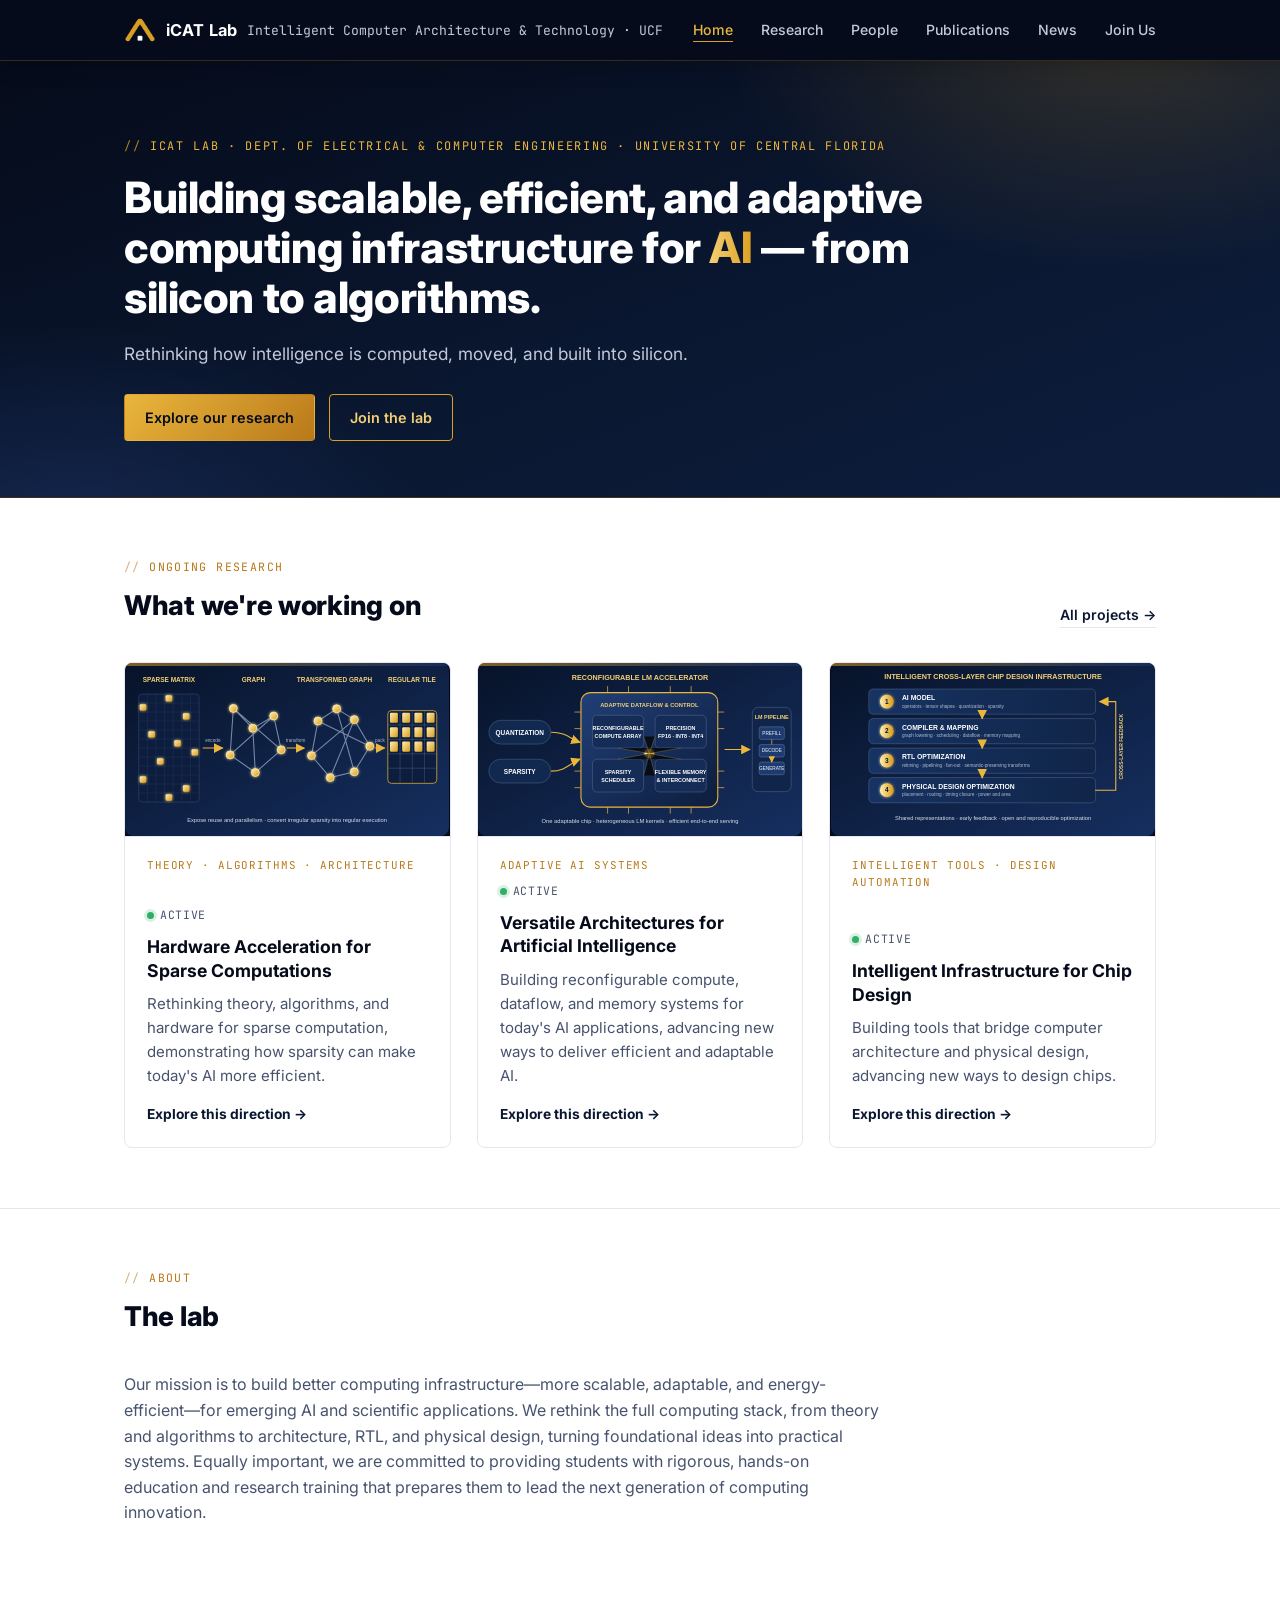
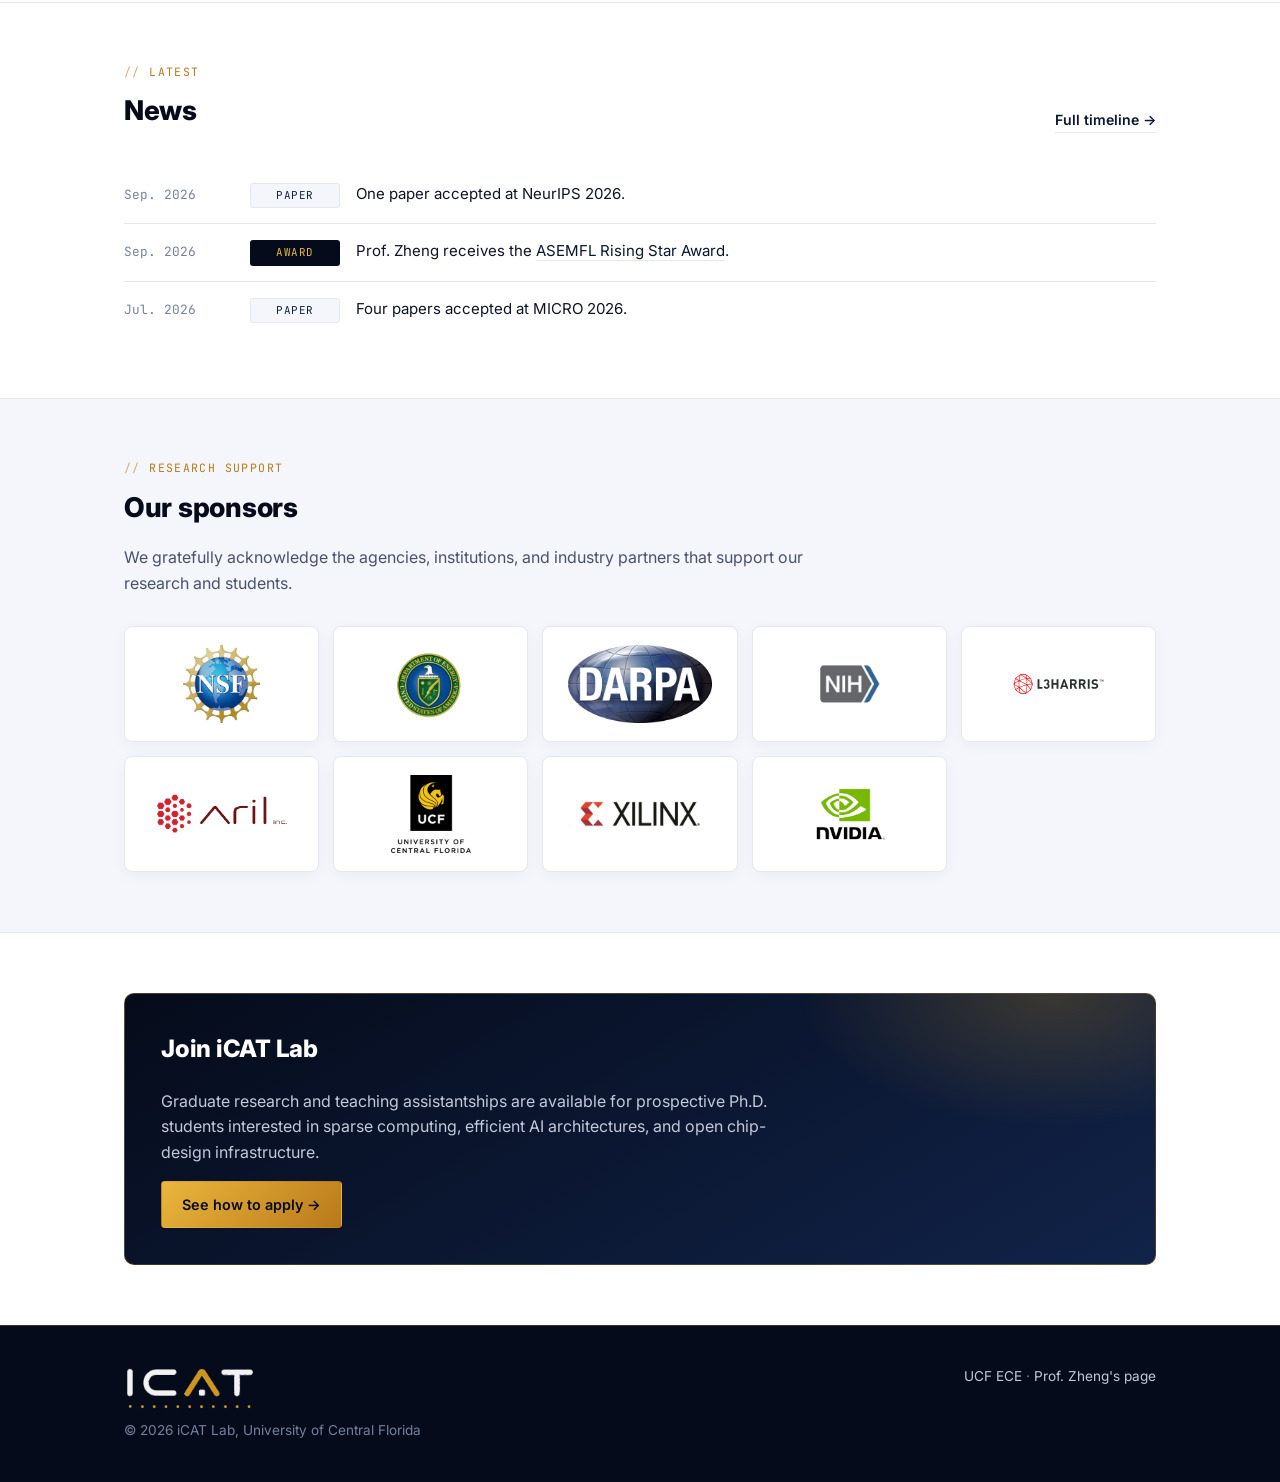
<file: index.html>
<!DOCTYPE html>
<html lang="en">
<head>
<meta charset="UTF-8">
<meta name="viewport" content="width=device-width, initial-scale=1">
<!-- Google tag (gtag.js) -->
<script async src="https://www.googletagmanager.com/gtag/js?id=G-2GM98HQ2EP"></script>
<script>
  window.dataLayer = window.dataLayer || [];
  function gtag(){dataLayer.push(arguments);}
  gtag('js', new Date());
  gtag('config', 'G-2GM98HQ2EP');
</script>
<title>iCAT Lab — Intelligent Computer Architecture &amp; Technology, UCF</title>
<meta name="description" content="The iCAT Lab at the University of Central Florida, directed by Prof. Hao Zheng, builds scalable, efficient, and adaptive computing infrastructure for AI — from silicon to algorithms.">
<link rel="preconnect" href="https://fonts.googleapis.com">
<link rel="preconnect" href="https://fonts.gstatic.com" crossorigin>
<link href="https://fonts.googleapis.com/css2?family=Inter:wght@400;500;600;700;800&family=JetBrains+Mono:wght@400;500;600&display=swap" rel="stylesheet">
<link rel="stylesheet" href="css/style.css">
<link rel="icon" type="image/png" sizes="32x32" href="images/favicon-32.png">
<link rel="icon" type="image/png" sizes="16x16" href="images/favicon-16.png">
<link rel="apple-touch-icon" sizes="180x180" href="images/favicon-180.png">
</head>
<body>

<header class="site-header">
  <div class="nav-wrap">
    <a class="brand" href="index.html"><img class="logo-mark" src="images/icat-icon-ondark.png" alt="iCAT Lab logo"> iCAT Lab <span class="full">Intelligent Computer Architecture &amp; Technology · UCF</span></a>
    <nav class="primary-nav">
      <ul>
        <li><a href="index.html" class="active">Home</a></li>
        <li><a href="research.html">Research</a></li>
        <li><a href="people.html">People</a></li>
        <li><a href="publications.html">Publications</a></li>
        <li><a href="news.html">News</a></li>
        <li><a href="join.html">Join Us</a></li>
      </ul>
    </nav>
  </div>
</header>

<main>

  <section class="hero home-hero">
    <div class="rising-stars" aria-hidden="true">
      <span></span><span></span><span></span><span></span><span></span><span></span>
      <span></span><span></span><span></span><span></span><span></span><span></span>
    </div>
    <div class="container">
      <p class="eyebrow">iCAT Lab &middot; Dept. of Electrical &amp; Computer Engineering &middot; University of Central Florida</p>
      <h1>Building scalable, efficient, and adaptive computing infrastructure for <span class="accent">AI</span> — from silicon to algorithms.</h1>
      <p class="lede">Rethinking how intelligence is computed, moved, and built into silicon.</p>
      <div class="actions">
        <a class="btn primary" href="research.html">Explore our research</a>
        <a class="btn" href="join.html">Join the lab</a>
      </div>
    </div>
  </section>

  <section id="research-teaser">
    <div class="container">
      <div class="section-head">
        <div>
          <p class="kicker">Ongoing research</p>
          <h2>What we're working on</h2>
        </div>
        <a class="more" href="research.html">All projects &rarr;</a>
      </div>
      <div class="card-grid research-card-grid">

        <div class="card">
          <div class="thumb research-card-figure"><img src="images/sparse-computing.svg" alt="Sparse matrix transformed into a graph and mapped to a parallel accelerator"></div>
          <div class="body">
            <p class="tag">Theory · Algorithms · Architecture</p>
            <div class="status"><span class="dot"></span>Active</div>
            <h3>Hardware Acceleration for Sparse Computations</h3>
            <p>Rethinking theory, algorithms, and hardware for sparse computation, demonstrating how sparsity can make today's AI more efficient.</p>
            <a class="readmore" href="research.html#sparse-computing">Explore this direction</a>
          </div>
        </div>

        <div class="card">
          <div class="thumb research-card-figure"><img src="images/llm-architecture.svg" alt="A reconfigurable architecture serving language, vision, graph, and action-model kernels"></div>
          <div class="body">
            <p class="tag">Adaptive AI Systems</p>
            <div class="status"><span class="dot"></span>Active</div>
            <h3>Versatile Architectures for Artificial Intelligence</h3>
            <p>Building reconfigurable compute, dataflow, and memory systems for today's AI applications, advancing new ways to deliver efficient and adaptable AI.</p>
            <a class="readmore" href="research.html#llm-architecture">Explore this direction</a>
          </div>
        </div>

        <div class="card">
          <div class="thumb research-card-figure"><img src="images/open-chip-infrastructure.svg" alt="Intelligent chip-design infrastructure connecting architecture intent, an RTL compiler, PPA prediction, and physical design feedback"></div>
          <div class="body">
            <p class="tag">Intelligent Tools · Design Automation</p>
            <div class="status"><span class="dot"></span>Active</div>
            <h3>Intelligent Infrastructure for Chip Design</h3>
            <p>Building tools that bridge computer architecture and physical design, advancing new ways to design chips.</p>
            <a class="readmore" href="research.html#open-chip-infrastructure">Explore this direction</a>
          </div>
        </div>

      </div>
    </div>
  </section>

  <section id="about">
    <div class="container">
      <div class="section-head">
        <div>
          <p class="kicker">About</p>
          <h2>The lab</h2>
        </div>
      </div>
      <p style="max-width:760px; color:var(--slate-700);">Our mission is to build better computing infrastructure—more scalable, adaptable, and energy-efficient—for emerging AI and scientific applications. We rethink the full computing stack, from theory and algorithms to architecture, RTL, and physical design, turning foundational ideas into practical systems. Equally important, we are committed to providing students with rigorous, hands-on education and research training that prepares them to lead the next generation of computing innovation.</p>
    </div>
  </section>

  <section id="news-teaser">
    <div class="container">
      <div class="section-head">
        <div>
          <p class="kicker">Latest</p>
          <h2>News</h2>
        </div>
        <a class="more" href="news.html">Full timeline &rarr;</a>
      </div>
      <ul class="news-list">
        <li><span class="date">Sep. 2026</span><span class="kind">Paper</span><span>One paper accepted at NeurIPS 2026.</span></li>
        <li><span class="date">Sep. 2026</span><span class="kind award">Award</span><span>Prof. Zheng receives the <a href="https://www.asemfl.org/">ASEMFL Rising Star Award</a>.</span></li>
        <li><span class="date">Jul. 2026</span><span class="kind">Paper</span><span>Four papers accepted at MICRO 2026.</span></li>
      </ul>
    </div>
  </section>

  <section id="sponsors" class="sponsors-section">
    <div class="container">
      <div class="section-head">
        <div>
          <p class="kicker">Research Support</p>
          <h2>Our sponsors</h2>
        </div>
      </div>
      <p class="sponsors-intro">We gratefully acknowledge the agencies, institutions, and industry partners that support our research and students.</p>
      <div class="sponsor-grid" aria-label="Research sponsors">
        <div class="sponsor-logo"><img src="images/sponsors/nsf.png" alt="National Science Foundation" loading="lazy"></div>
        <div class="sponsor-logo"><img src="images/sponsors/doe.png" alt="U.S. Department of Energy" loading="lazy"></div>
        <div class="sponsor-logo"><img src="images/sponsors/darpa.png" alt="DARPA" loading="lazy"></div>
        <div class="sponsor-logo"><img src="images/sponsors/nih.png" alt="National Institutes of Health" loading="lazy"></div>
        <div class="sponsor-logo"><img src="images/sponsors/l3harris.svg" alt="L3Harris" loading="lazy"></div>
        <div class="sponsor-logo"><img src="images/sponsors/arilinc.png" alt="AriLinc" loading="lazy"></div>
        <div class="sponsor-logo"><img src="images/sponsors/ucf.png" alt="University of Central Florida" loading="lazy"></div>
        <div class="sponsor-logo"><img src="images/sponsors/xilinx.jpg" alt="Xilinx" loading="lazy"></div>
        <div class="sponsor-logo"><img src="images/sponsors/nvidia.png" alt="NVIDIA" loading="lazy"></div>
      </div>
    </div>
  </section>

  <section id="join">
    <div class="container">
      <div class="callout">
        <h2>Join iCAT Lab</h2>
        <p style="max-width:640px;">Graduate research and teaching assistantships are available for prospective Ph.D. students interested in sparse computing, efficient AI architectures, and open chip-design infrastructure.</p>
        <a class="btn primary" href="join.html">See how to apply &rarr;</a>
      </div>
    </div>
  </section>

</main>

<footer class="site-footer">
  <div class="container footer-inner">
    <div>
      <img class="footer-logo" src="images/icat-mark-ondark.png" alt="iCAT Lab logo">
      <div>&copy; 2026 iCAT Lab, University of Central Florida</div>
    </div>
    <div>
      <a href="https://www.ece.ucf.edu/">UCF ECE</a> &middot;
      <a href="http://haozheng.us/">Prof. Zheng's page</a>
    </div>
  </div>
</footer>

</body>
</html>
</file>
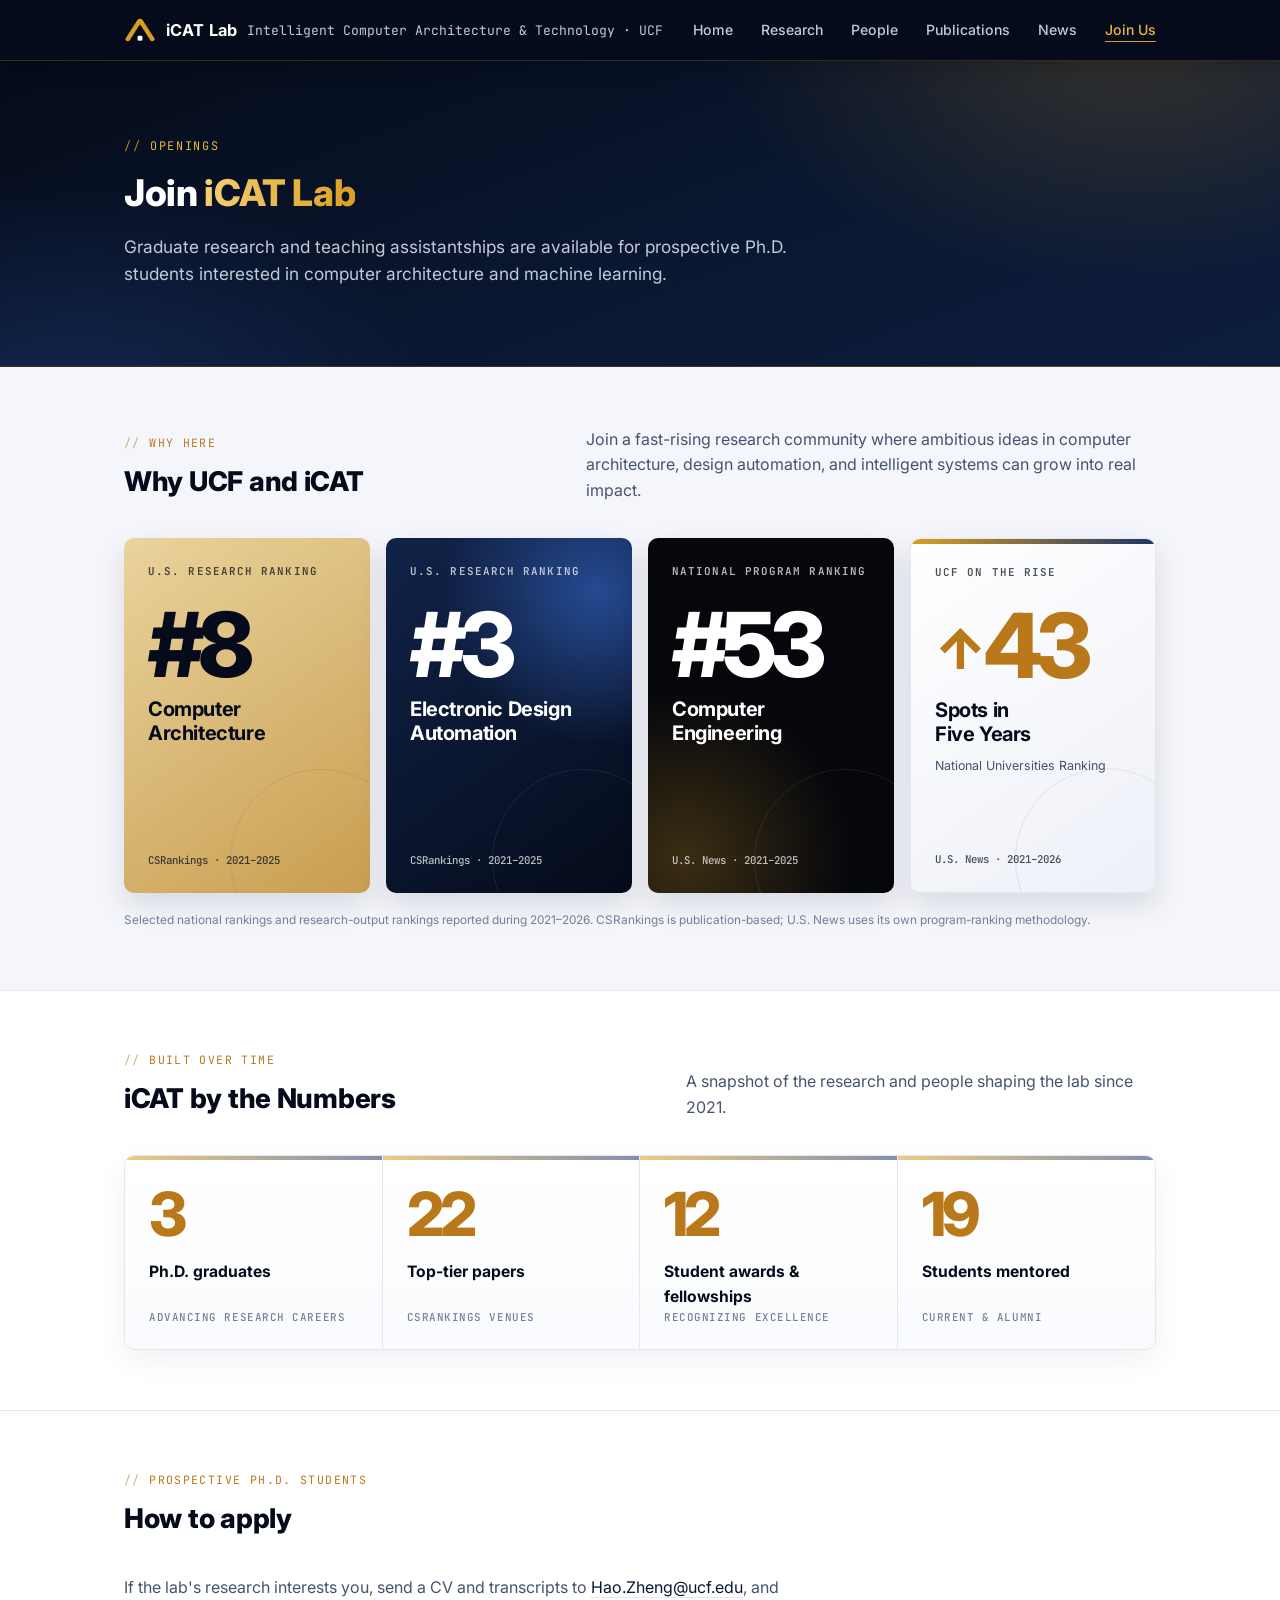
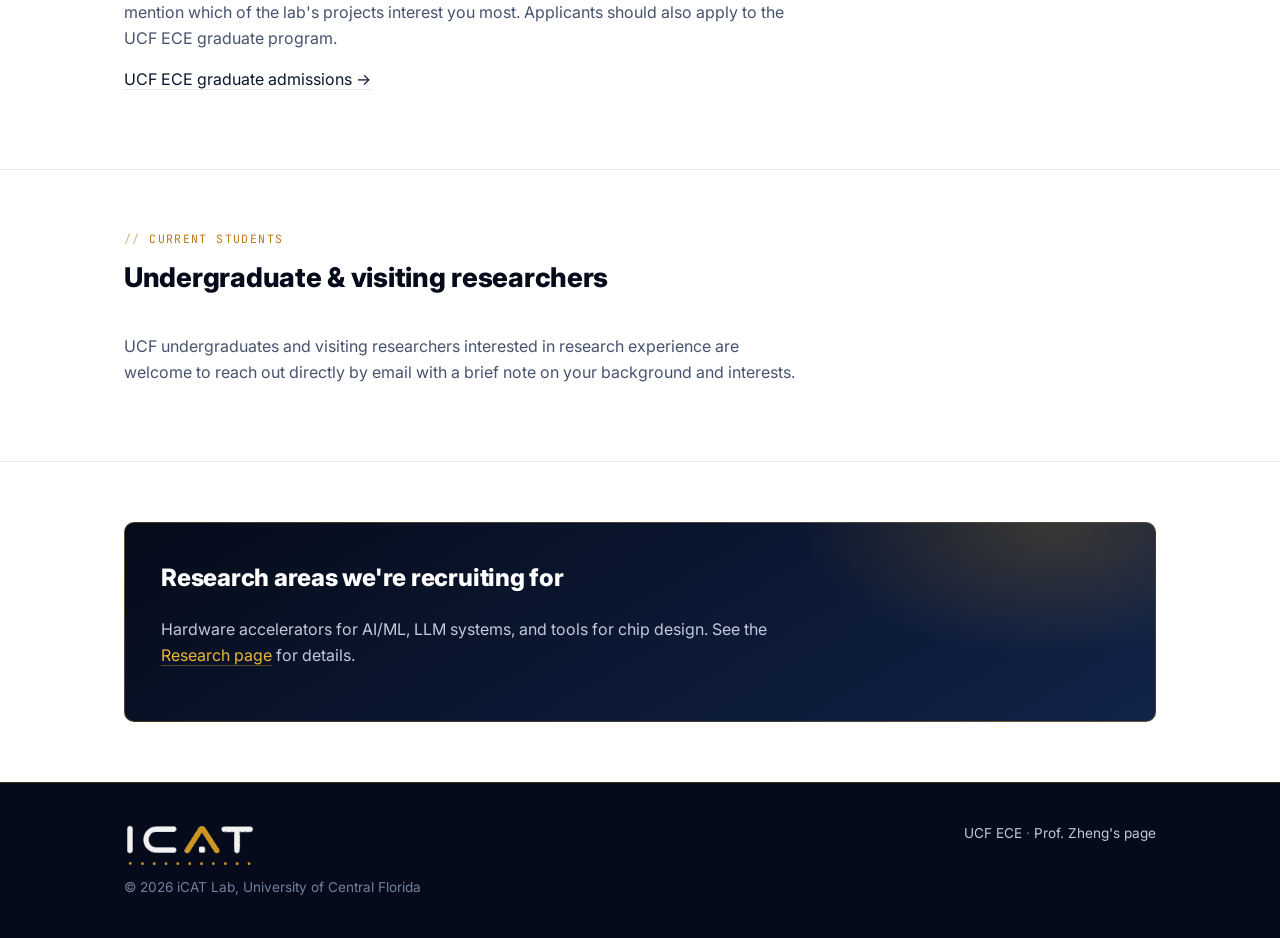
<file: join.html>
<!DOCTYPE html>
<html lang="en">
<head>
<meta charset="UTF-8">
<meta name="viewport" content="width=device-width, initial-scale=1">
<!-- Google tag (gtag.js) -->
<script async src="https://www.googletagmanager.com/gtag/js?id=G-2GM98HQ2EP"></script>
<script>
  window.dataLayer = window.dataLayer || [];
  function gtag(){dataLayer.push(arguments);}
  gtag('js', new Date());
  gtag('config', 'G-2GM98HQ2EP');
</script>
<title>Join Us — iCAT Lab, UCF</title>
<link rel="preconnect" href="https://fonts.googleapis.com">
<link rel="preconnect" href="https://fonts.gstatic.com" crossorigin>
<link href="https://fonts.googleapis.com/css2?family=Inter:wght@400;500;600;700;800&family=JetBrains+Mono:wght@400;500;600&display=swap" rel="stylesheet">
<link rel="stylesheet" href="css/style.css">
<link rel="icon" type="image/png" sizes="32x32" href="images/favicon-32.png">
<link rel="icon" type="image/png" sizes="16x16" href="images/favicon-16.png">
<link rel="apple-touch-icon" sizes="180x180" href="images/favicon-180.png">
</head>
<body>

<header class="site-header">
  <div class="nav-wrap">
    <a class="brand" href="index.html"><img class="logo-mark" src="images/icat-icon-ondark.png" alt="iCAT Lab logo"> iCAT Lab <span class="full">Intelligent Computer Architecture &amp; Technology · UCF</span></a>
    <nav class="primary-nav">
      <ul>
        <li><a href="index.html">Home</a></li>
        <li><a href="research.html">Research</a></li>
        <li><a href="people.html">People</a></li>
        <li><a href="publications.html">Publications</a></li>
        <li><a href="news.html">News</a></li>
        <li><a href="join.html" class="active">Join Us</a></li>
      </ul>
    </nav>
  </div>
</header>

<main>

  <section class="hero" style="padding-bottom:52px;">
    <div class="container">
      <p class="eyebrow">Openings</p>
      <h1 style="font-size:2.3rem;">Join <span class="accent">iCAT Lab</span></h1>
      <p class="lede">Graduate research and teaching assistantships are available for prospective Ph.D. students interested in computer architecture and machine learning.</p>
    </div>
  </section>

  <section class="why-ucf-section">
    <div class="container">
      <div class="section-head why-ucf-head">
        <div>
          <p class="kicker">Why here</p>
          <h2>Why UCF and iCAT</h2>
        </div>
        <p>Join a fast-rising research community where ambitious ideas in computer architecture, design automation, and intelligent systems can grow into real impact.</p>
      </div>

      <div class="ranking-grid" aria-label="Selected UCF and iCAT rankings from 2021 to 2026">
        <article class="ranking-card ranking-card-gold">
          <p class="ranking-scope">U.S. research ranking</p>
          <div class="ranking-number">#8</div>
          <h3>Computer<br>Architecture</h3>
          <a class="ranking-source" href="https://csrankings.org/">CSRankings · 2021–2025</a>
        </article>

        <article class="ranking-card ranking-card-navy">
          <p class="ranking-scope">U.S. research ranking</p>
          <div class="ranking-number">#3</div>
          <h3>Electronic Design<br>Automation</h3>
          <a class="ranking-source" href="https://csrankings.org/">CSRankings · 2021–2025</a>
        </article>

        <article class="ranking-card ranking-card-dark">
          <p class="ranking-scope">National program ranking</p>
          <div class="ranking-number">#53</div>
          <h3>Computer<br>Engineering</h3>
          <a class="ranking-source" href="https://www.ucf.edu/academics/us-news-rankings/">U.S. News · 2021–2025</a>
        </article>

        <article class="ranking-card ranking-card-rise">
          <p class="ranking-scope">UCF on the rise</p>
          <div class="ranking-number"><span aria-hidden="true">↑</span>43</div>
          <h3>Spots in<br>Five Years</h3>
          <p class="ranking-detail">National Universities Ranking</p>
          <a class="ranking-source" href="https://www.ucf.edu/academics/us-news-rankings/">U.S. News · 2021–2026</a>
        </article>
      </div>

      <p class="ranking-note">Selected national rankings and research-output rankings reported during 2021–2026. CSRankings is publication-based; U.S. News uses its own program-ranking methodology.</p>
    </div>
  </section>

  <section class="lab-numbers-section">
    <div class="container">
      <div class="section-head lab-numbers-head">
        <div>
          <p class="kicker">Built over time</p>
          <h2>iCAT by the Numbers</h2>
        </div>
        <p>A snapshot of the research and people shaping the lab since 2021.</p>
      </div>

      <div class="lab-number-grid">
        <div class="lab-number">
          <strong>3</strong>
          <span>Ph.D. graduates</span>
          <small>Advancing research careers</small>
        </div>
        <a class="lab-number" href="publications.html">
          <strong>22</strong>
          <span>Top-tier papers</span>
          <small>CSRankings venues</small>
        </a>
        <a class="lab-number" href="people.html">
          <strong>12</strong>
          <span>Student awards &amp; fellowships</span>
          <small>Recognizing excellence</small>
        </a>
        <a class="lab-number" href="people.html">
          <strong>19</strong>
          <span>Students mentored</span>
          <small>Current &amp; alumni</small>
        </a>
      </div>
    </div>
  </section>

  <section>
    <div class="container">
      <div class="section-head"><div><p class="kicker">Prospective Ph.D. students</p><h2>How to apply</h2></div></div>
      <p style="max-width:680px; color:var(--slate-700);">If the lab's research interests you, send a CV and transcripts to <a href="mailto:Hao.Zheng@ucf.edu">Hao.Zheng@ucf.edu</a>, and mention which of the lab's projects interest you most. Applicants should also apply to the UCF ECE graduate program.</p>
      <p style="margin-top:16px;"><a href="https://www.ece.ucf.edu/">UCF ECE graduate admissions &rarr;</a></p>
    </div>
  </section>

  <section>
    <div class="container">
      <div class="section-head"><div><p class="kicker">Current students</p><h2>Undergraduate &amp; visiting researchers</h2></div></div>
      <p style="max-width:680px; color:var(--slate-700);">UCF undergraduates and visiting researchers interested in research experience are welcome to reach out directly by email with a brief note on your background and interests.</p>
    </div>
  </section>

  <section>
    <div class="container">
      <div class="callout">
        <h2>Research areas we're recruiting for</h2>
        <p style="max-width:640px;">Hardware accelerators for AI/ML, LLM systems, and tools for chip design. See the <a href="research.html">Research page</a> for details.</p>
      </div>
    </div>
  </section>

</main>

<footer class="site-footer">
  <div class="container footer-inner">
    <div>
      <img class="footer-logo" src="images/icat-mark-ondark.png" alt="iCAT Lab logo">
      <div>&copy; 2026 iCAT Lab, University of Central Florida</div>
    </div>
    <div>
      <a href="https://www.ece.ucf.edu/">UCF ECE</a> &middot;
      <a href="http://haozheng.us/">Prof. Zheng's page</a>
    </div>
  </div>
</footer>

</body>
</html>
</file>
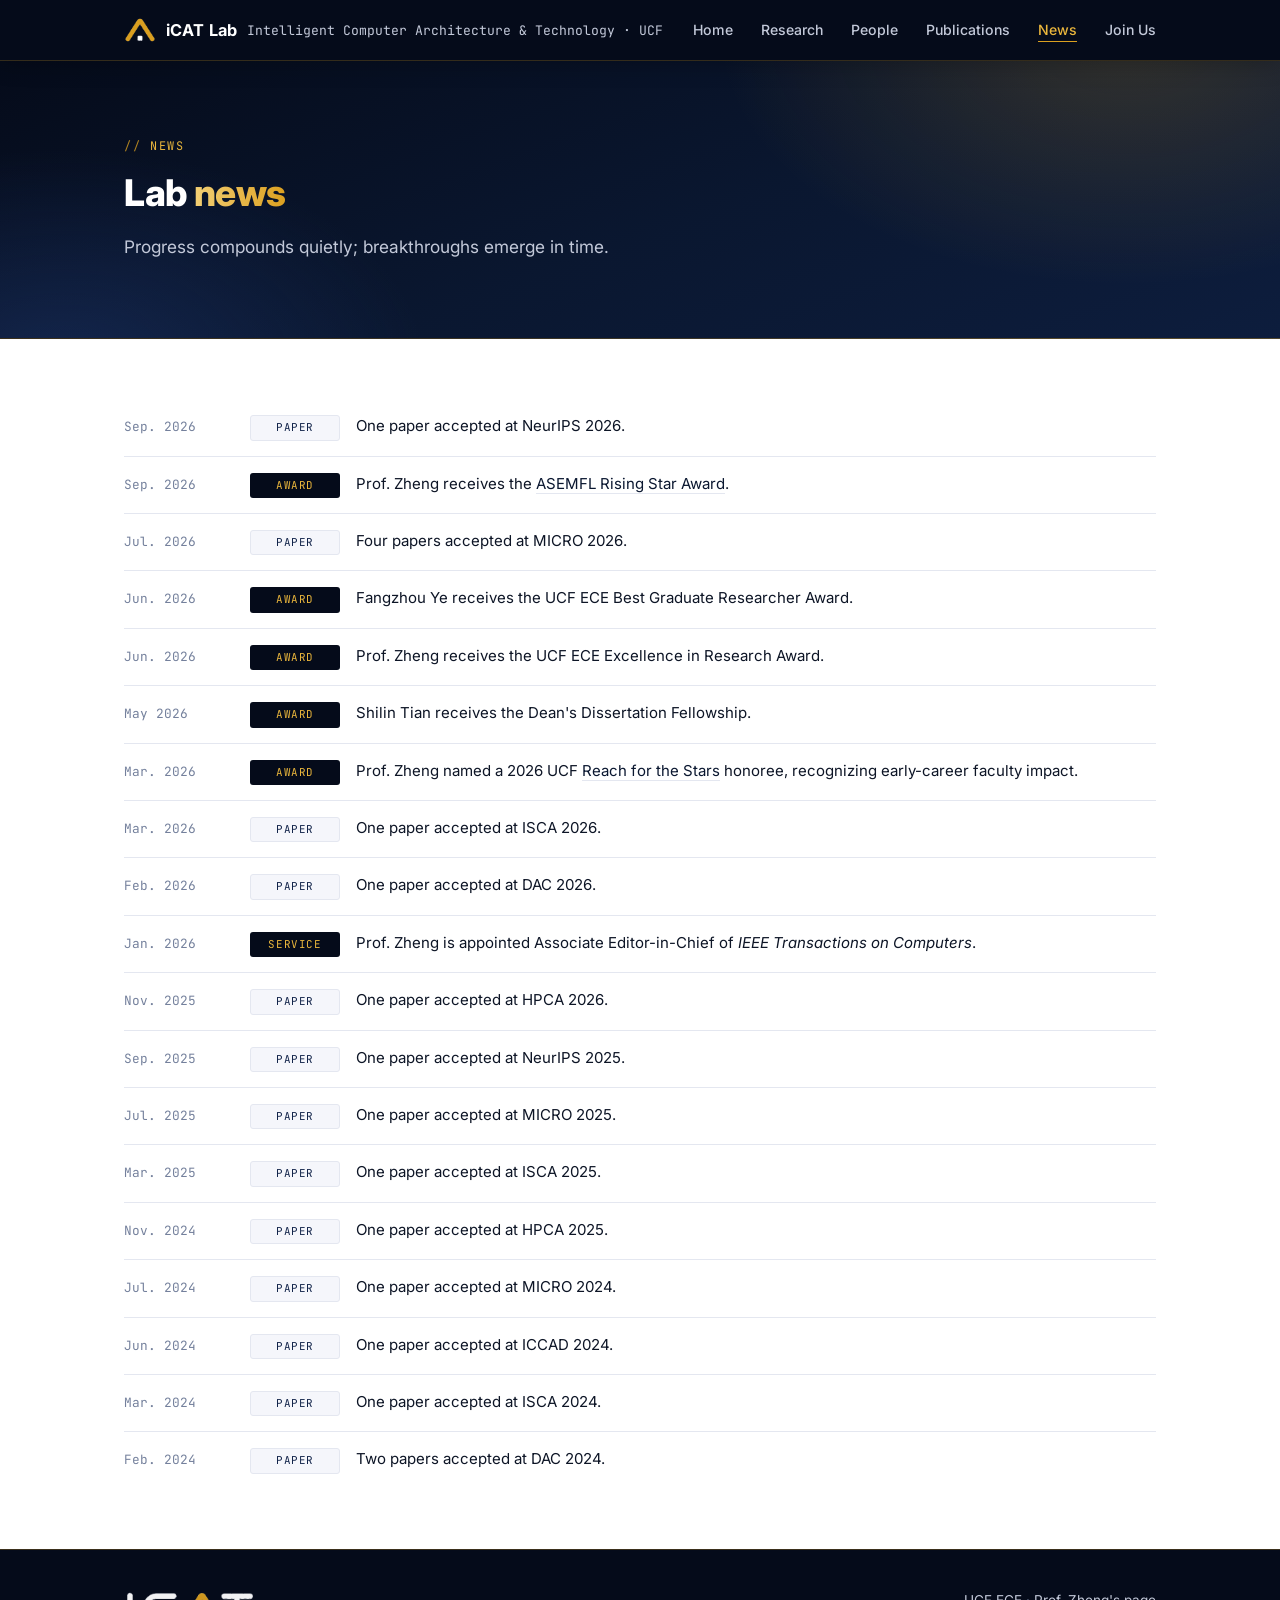
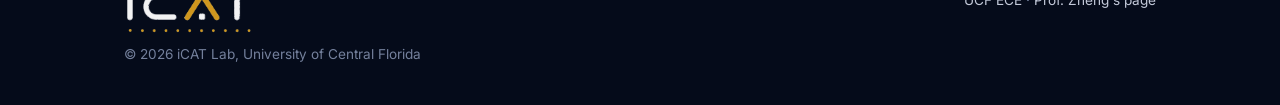
<file: news.html>
<!DOCTYPE html>
<html lang="en">
<head>
<meta charset="UTF-8">
<meta name="viewport" content="width=device-width, initial-scale=1">
<!-- Google tag (gtag.js) -->
<script async src="https://www.googletagmanager.com/gtag/js?id=G-2GM98HQ2EP"></script>
<script>
  window.dataLayer = window.dataLayer || [];
  function gtag(){dataLayer.push(arguments);}
  gtag('js', new Date());
  gtag('config', 'G-2GM98HQ2EP');
</script>
<title>News — iCAT Lab, UCF</title>
<link rel="preconnect" href="https://fonts.googleapis.com">
<link rel="preconnect" href="https://fonts.gstatic.com" crossorigin>
<link href="https://fonts.googleapis.com/css2?family=Inter:wght@400;500;600;700;800&family=JetBrains+Mono:wght@400;500;600&display=swap" rel="stylesheet">
<link rel="stylesheet" href="css/style.css">
<link rel="icon" type="image/png" sizes="32x32" href="images/favicon-32.png">
<link rel="icon" type="image/png" sizes="16x16" href="images/favicon-16.png">
<link rel="apple-touch-icon" sizes="180x180" href="images/favicon-180.png">
</head>
<body>

<header class="site-header">
  <div class="nav-wrap">
    <a class="brand" href="index.html"><img class="logo-mark" src="images/icat-icon-ondark.png" alt="iCAT Lab logo"> iCAT Lab <span class="full">Intelligent Computer Architecture &amp; Technology · UCF</span></a>
    <nav class="primary-nav">
      <ul>
        <li><a href="index.html">Home</a></li>
        <li><a href="research.html">Research</a></li>
        <li><a href="people.html">People</a></li>
        <li><a href="publications.html">Publications</a></li>
        <li><a href="news.html" class="active">News</a></li>
        <li><a href="join.html">Join Us</a></li>
      </ul>
    </nav>
  </div>
</header>

<main>

  <section class="hero" style="padding-bottom:52px;">
    <div class="container">
      <p class="eyebrow">News</p>
      <h1 style="font-size:2.3rem;">Lab <span class="accent">news</span></h1>
      <p class="lede">Progress compounds quietly; breakthroughs emerge in time.</p>
    </div>
  </section>

  <section>
    <div class="container">
      <ul class="news-list">
        <li><span class="date">Sep. 2026</span><span class="kind">Paper</span><span>One paper accepted at NeurIPS 2026.</span></li>
        <li><span class="date">Sep. 2026</span><span class="kind award">Award</span><span>Prof. Zheng receives the <a href="https://www.asemfl.org/">ASEMFL Rising Star Award</a>.</span></li>
        <li><span class="date">Jul. 2026</span><span class="kind">Paper</span><span>Four papers accepted at MICRO 2026.</span></li>
        <li><span class="date">Jun. 2026</span><span class="kind award">Award</span><span>Fangzhou Ye receives the UCF ECE Best Graduate Researcher Award.</span></li>
        <li><span class="date">Jun. 2026</span><span class="kind award">Award</span><span>Prof. Zheng receives the UCF ECE Excellence in Research Award.</span></li>
        <li><span class="date">May 2026</span><span class="kind award">Award</span><span>Shilin Tian receives the Dean's Dissertation Fellowship.</span></li>
        <li><span class="date">Mar. 2026</span><span class="kind award">Award</span><span>Prof. Zheng named a 2026 UCF <a href="https://www.ece.ucf.edu/hao-zheng-receives-ucfs-reach-for-the-stars-award/">Reach for the Stars</a> honoree, recognizing early-career faculty impact.</span></li>
        <li><span class="date">Mar. 2026</span><span class="kind">Paper</span><span>One paper accepted at ISCA 2026.</span></li>
        <li><span class="date">Feb. 2026</span><span class="kind">Paper</span><span>One paper accepted at DAC 2026.</span></li>
        <li><span class="date">Jan. 2026</span><span class="kind award">Service</span><span>Prof. Zheng is appointed Associate Editor-in-Chief of <em>IEEE Transactions on Computers</em>.</span></li>
        <li><span class="date">Nov. 2025</span><span class="kind">Paper</span><span>One paper accepted at HPCA 2026.</span></li>
        <li><span class="date">Sep. 2025</span><span class="kind">Paper</span><span>One paper accepted at NeurIPS 2025.</span></li>
        <li><span class="date">Jul. 2025</span><span class="kind">Paper</span><span>One paper accepted at MICRO 2025.</span></li>
        <li><span class="date">Mar. 2025</span><span class="kind">Paper</span><span>One paper accepted at ISCA 2025.</span></li>
        <li><span class="date">Nov. 2024</span><span class="kind">Paper</span><span>One paper accepted at HPCA 2025.</span></li>
        <li><span class="date">Jul. 2024</span><span class="kind">Paper</span><span>One paper accepted at MICRO 2024.</span></li>
        <li><span class="date">Jun. 2024</span><span class="kind">Paper</span><span>One paper accepted at ICCAD 2024.</span></li>
        <li><span class="date">Mar. 2024</span><span class="kind">Paper</span><span>One paper accepted at ISCA 2024.</span></li>
        <li><span class="date">Feb. 2024</span><span class="kind">Paper</span><span>Two papers accepted at DAC 2024.</span></li>
      </ul>
    </div>
  </section>

</main>

<footer class="site-footer">
  <div class="container footer-inner">
    <div>
      <img class="footer-logo" src="images/icat-mark-ondark.png" alt="iCAT Lab logo">
      <div>&copy; 2026 iCAT Lab, University of Central Florida</div>
    </div>
    <div>
      <a href="https://www.ece.ucf.edu/">UCF ECE</a> &middot;
      <a href="http://haozheng.us/">Prof. Zheng's page</a>
    </div>
  </div>
</footer>

</body>
</html>
</file>
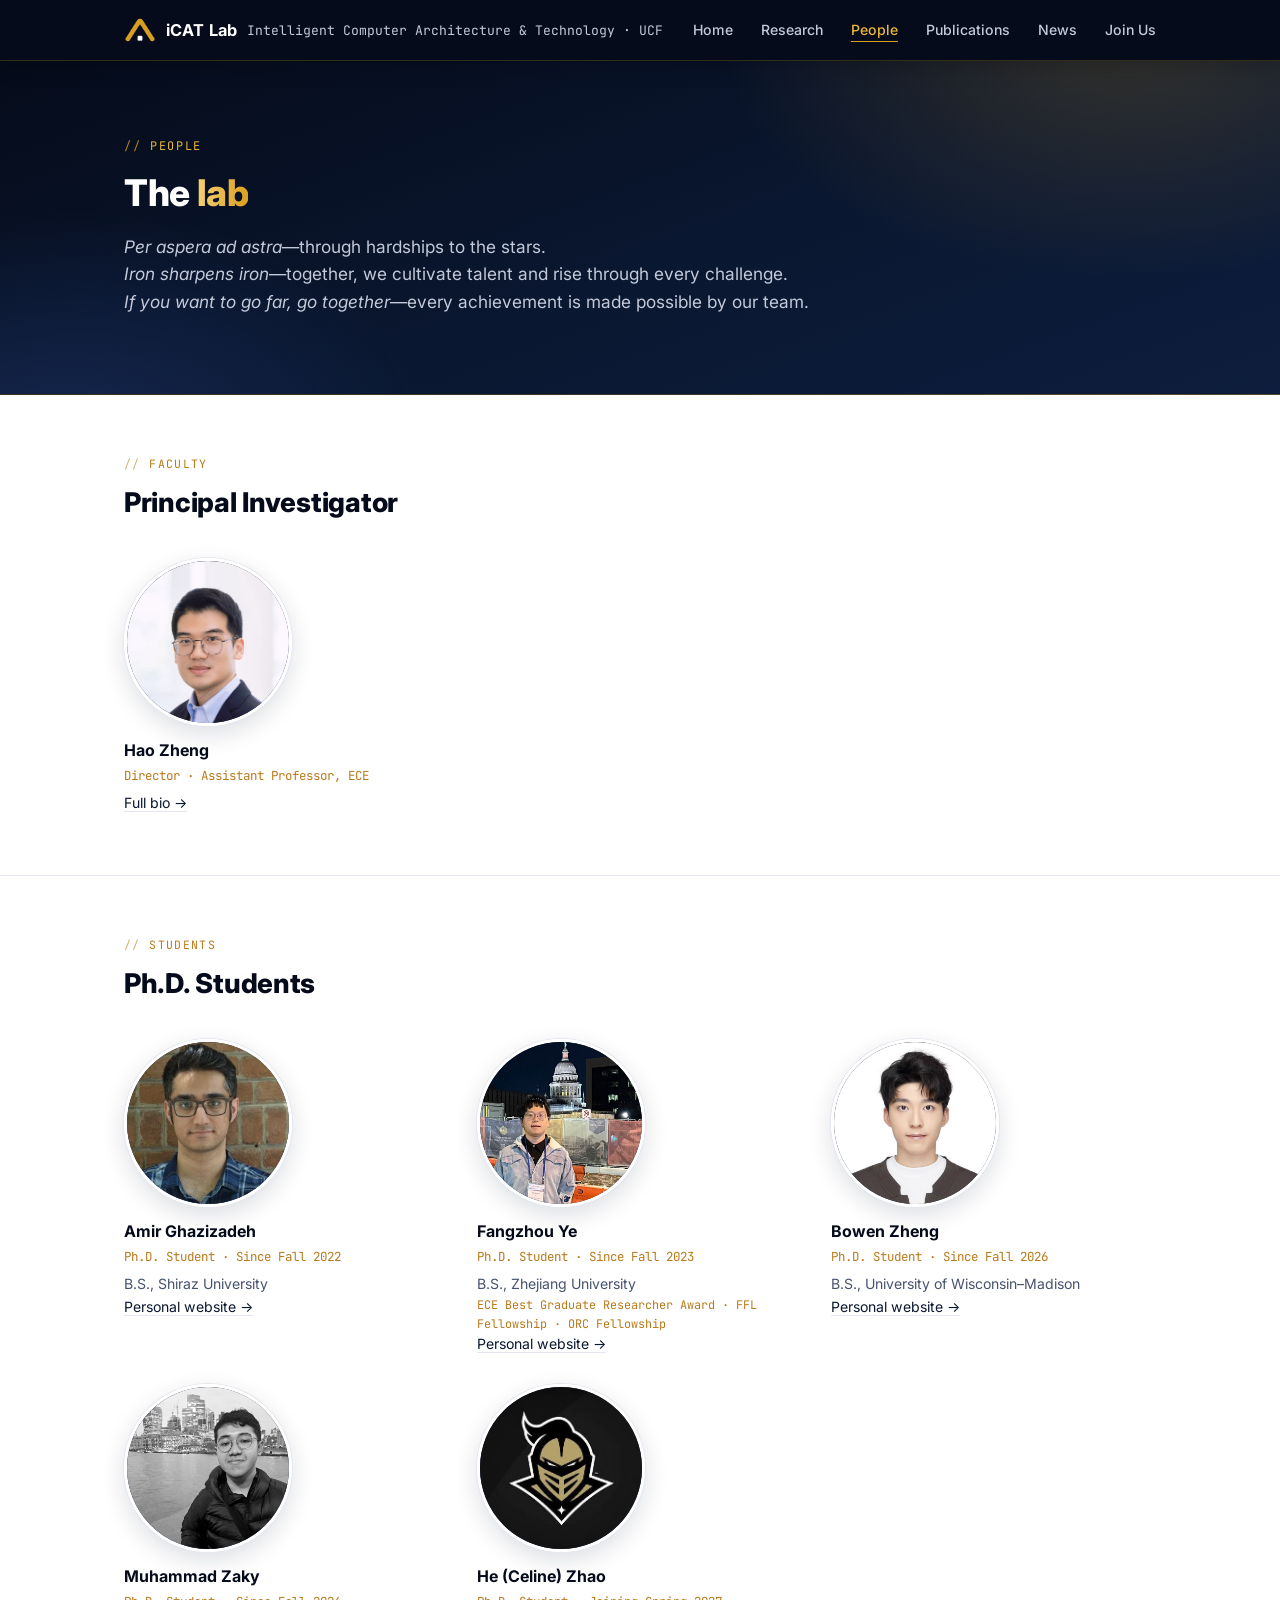
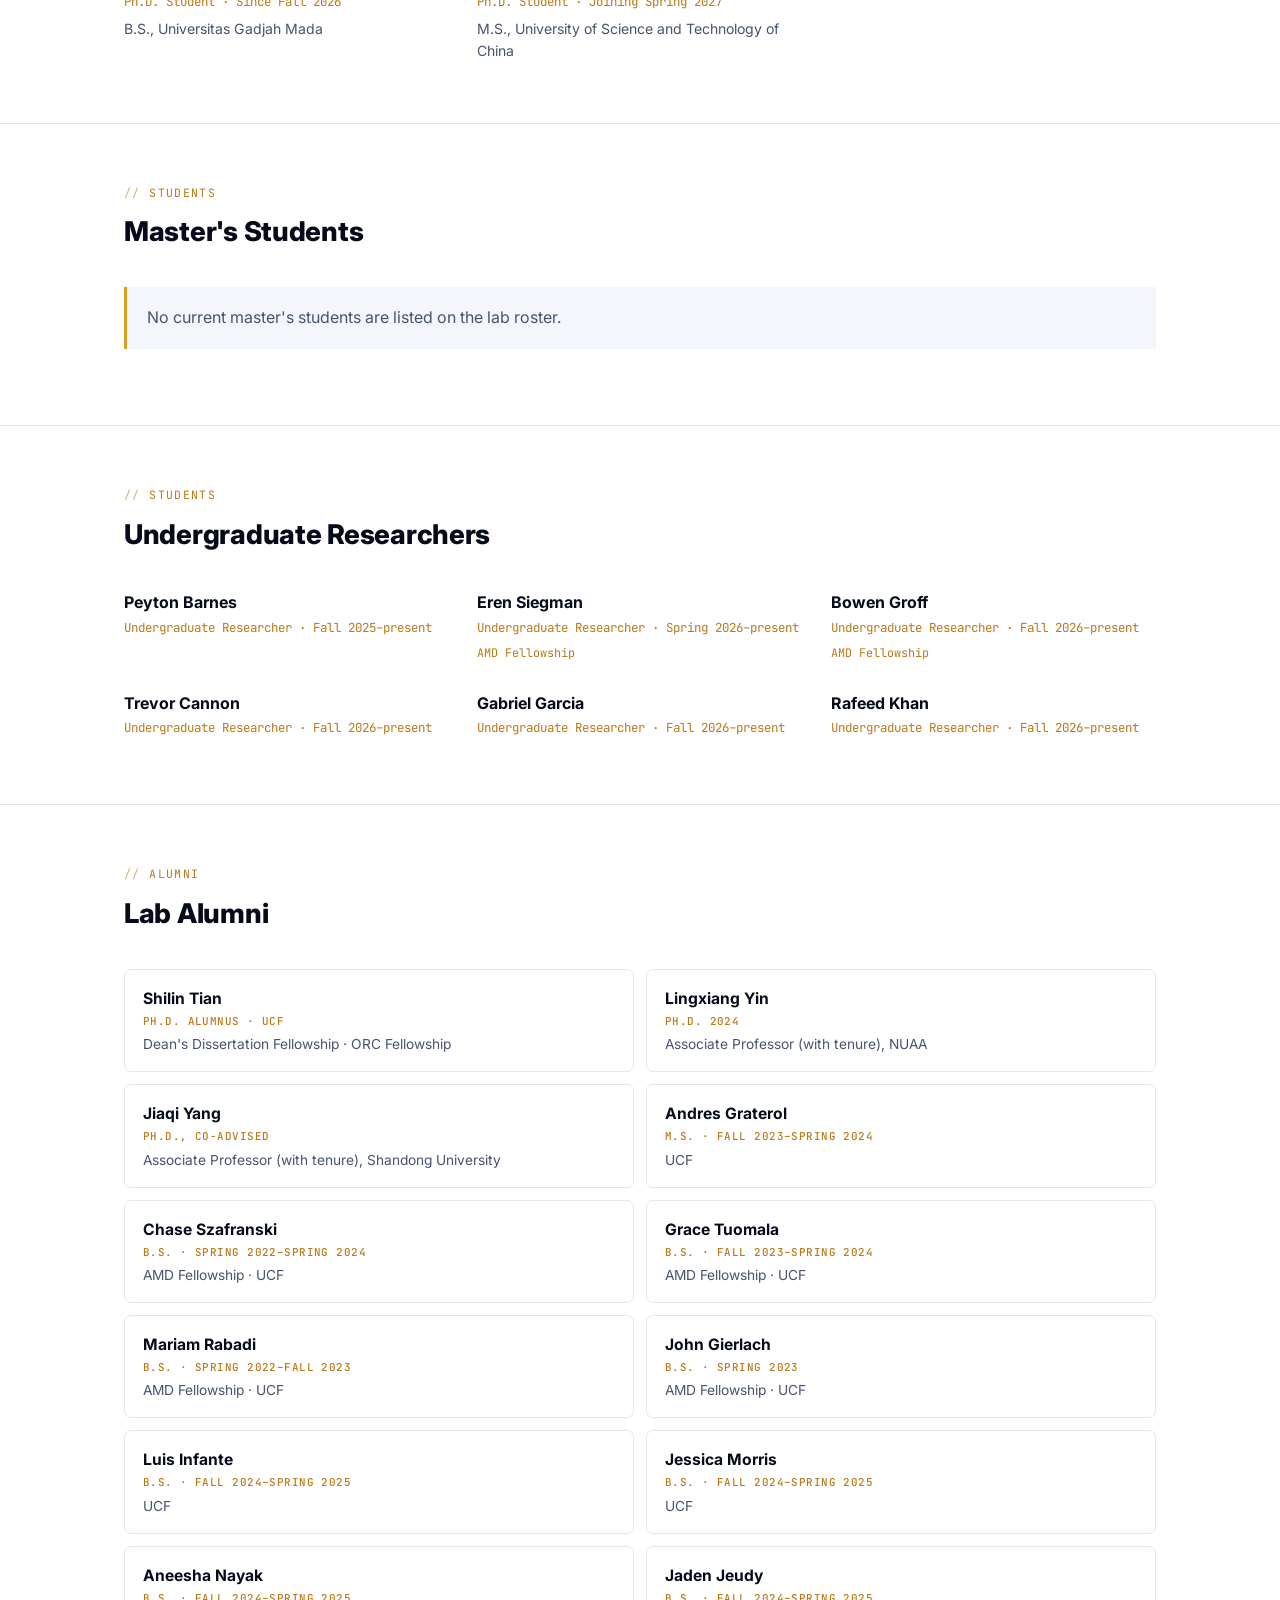
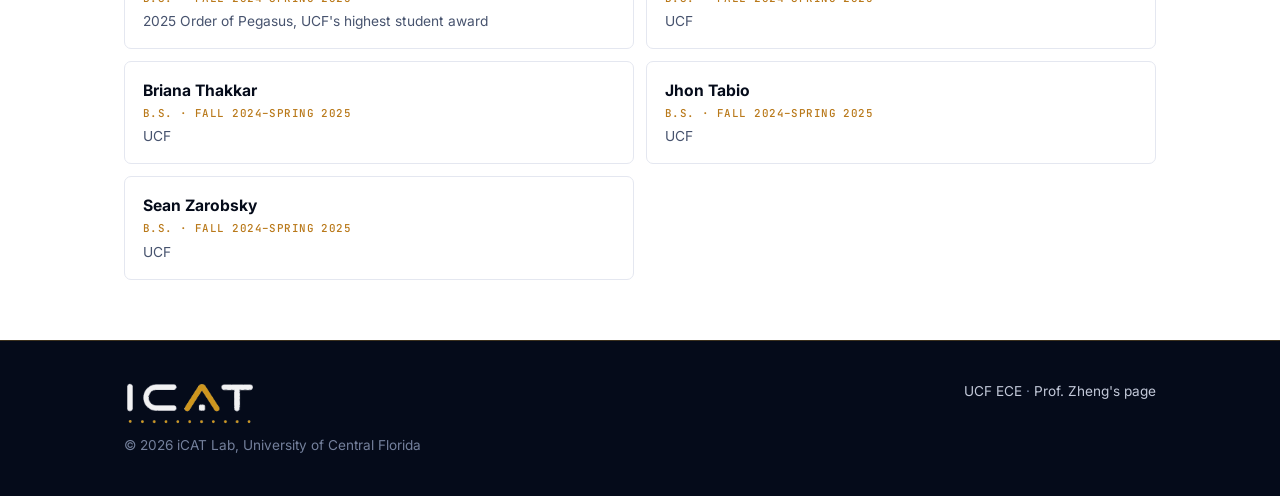
<file: people.html>
<!DOCTYPE html>
<html lang="en">
<head>
<meta charset="UTF-8">
<meta name="viewport" content="width=device-width, initial-scale=1">
<!-- Google tag (gtag.js) -->
<script async src="https://www.googletagmanager.com/gtag/js?id=G-2GM98HQ2EP"></script>
<script>
  window.dataLayer = window.dataLayer || [];
  function gtag(){dataLayer.push(arguments);}
  gtag('js', new Date());
  gtag('config', 'G-2GM98HQ2EP');
</script>
<title>People — iCAT Lab, UCF</title>
<link rel="preconnect" href="https://fonts.googleapis.com">
<link rel="preconnect" href="https://fonts.gstatic.com" crossorigin>
<link href="https://fonts.googleapis.com/css2?family=Inter:wght@400;500;600;700;800&family=JetBrains+Mono:wght@400;500;600&display=swap" rel="stylesheet">
<link rel="stylesheet" href="css/style.css">
<link rel="icon" type="image/png" sizes="32x32" href="images/favicon-32.png">
<link rel="icon" type="image/png" sizes="16x16" href="images/favicon-16.png">
<link rel="apple-touch-icon" sizes="180x180" href="images/favicon-180.png">
</head>
<body>

<header class="site-header">
  <div class="nav-wrap">
    <a class="brand" href="index.html"><img class="logo-mark" src="images/icat-icon-ondark.png" alt="iCAT Lab logo"> iCAT Lab <span class="full">Intelligent Computer Architecture &amp; Technology · UCF</span></a>
    <nav class="primary-nav">
      <ul>
        <li><a href="index.html">Home</a></li>
        <li><a href="research.html">Research</a></li>
        <li><a href="people.html" class="active">People</a></li>
        <li><a href="publications.html">Publications</a></li>
        <li><a href="news.html">News</a></li>
        <li><a href="join.html">Join Us</a></li>
      </ul>
    </nav>
  </div>
</header>

<main>

  <section class="hero" style="padding-bottom:52px;">
    <div class="container">
      <p class="eyebrow">People</p>
      <h1 style="font-size:2.3rem;">The <span class="accent">lab</span></h1>
      <p class="lede people-motto"><span><em>Per aspera ad astra</em>—through hardships to the stars.</span><span><em>Iron sharpens iron</em>—together, we cultivate talent and rise through every challenge.</span><span><em>If you want to go far, go together</em>—every achievement is made possible by our team.</span></p>
    </div>
  </section>

  <section>
    <div class="container">
      <div class="section-head"><div><p class="kicker">Faculty</p><h2>Principal Investigator</h2></div></div>
      <div class="people-grid people-grid-current">
        <div class="person">
          <div class="avatar has-photo"><img src="images/people/hao-zheng.jpg" alt="Hao Zheng" loading="lazy"></div>
          <h3>Hao Zheng</h3>
          <p class="role">Director &middot; Assistant Professor, ECE</p>
          <p><a href="http://haozheng.us/">Full bio &rarr;</a></p>
        </div>
      </div>
    </div>
  </section>

  <section>
    <div class="container">
      <div class="section-head"><div><p class="kicker">Students</p><h2>Ph.D. Students</h2></div></div>
      <div class="people-grid">
        <div class="person">
          <div class="avatar has-photo"><img src="images/people/amir-ghazizadeh.jpg" alt="Amir Ghazizadeh" loading="lazy"></div>
          <h3>Amir Ghazizadeh</h3>
          <p class="role">Ph.D. Student &middot; Since Fall 2022</p>
          <p>B.S., Shiraz University</p>
          <p><a href="https://amir-ghz.github.io/">Personal website &rarr;</a></p>
        </div>
        <div class="person">
          <div class="avatar has-photo"><img src="images/people/fangzhou-ye.png" alt="Fangzhou Ye" loading="lazy"></div>
          <h3>Fangzhou Ye</h3>
          <p class="role">Ph.D. Student &middot; Since Fall 2023</p>
          <p>B.S., Zhejiang University</p>
          <p class="honors">ECE Best Graduate Researcher Award &middot; FFL Fellowship &middot; ORC Fellowship</p>
          <p><a href="https://fzy2023.github.io/">Personal website &rarr;</a></p>
        </div>
        <div class="person">
          <div class="avatar has-photo"><img src="images/people/bowen-zheng.png" alt="Bowen Zheng" loading="lazy"></div>
          <h3>Bowen Zheng</h3>
          <p class="role">Ph.D. Student &middot; Since Fall 2026</p>
          <p>B.S., University of Wisconsin–Madison</p>
          <p><a href="https://s-tanley.github.io/">Personal website &rarr;</a></p>
        </div>
        <div class="person">
          <div class="avatar has-photo"><img src="images/people/muhammad-zaky.jpg" alt="Muhammad Zaky" loading="lazy"></div>
          <h3>Muhammad Zaky</h3>
          <p class="role">Ph.D. Student &middot; Since Fall 2026</p>
          <p>B.S., Universitas Gadjah Mada</p>
        </div>
        <div class="person">
          <div class="avatar has-photo logo-avatar"><img src="images/people/ucf-knights-placeholder.png" alt="UCF Knights logo placeholder for He Zhao" loading="lazy"></div>
          <h3>He (Celine) Zhao</h3>
          <p class="role">Ph.D. Student &middot; Joining Spring 2027</p>
          <p>M.S., University of Science and Technology of China</p>
        </div>
      </div>
    </div>
  </section>

  <section>
    <div class="container">
      <div class="section-head"><div><p class="kicker">Students</p><h2>Master's Students</h2></div></div>
      <p class="roster-note">No current master's students are listed on the lab roster.</p>
    </div>
  </section>

  <section>
    <div class="container">
      <div class="section-head"><div><p class="kicker">Students</p><h2>Undergraduate Researchers</h2></div></div>
      <div class="people-grid people-grid-current">
        <div class="person">
          <h3>Peyton Barnes</h3>
          <p class="role">Undergraduate Researcher &middot; Fall 2025–present</p>
        </div>
        <div class="person">
          <h3>Eren Siegman</h3>
          <p class="role">Undergraduate Researcher &middot; Spring 2026–present</p>
          <p class="honors">AMD Fellowship</p>
        </div>
        <div class="person">
          <h3>Bowen Groff</h3>
          <p class="role">Undergraduate Researcher &middot; Fall 2026–present</p>
          <p class="honors">AMD Fellowship</p>
        </div>
        <div class="person">
          <h3>Trevor Cannon</h3>
          <p class="role">Undergraduate Researcher &middot; Fall 2026–present</p>
        </div>
        <div class="person">
          <h3>Gabriel Garcia</h3>
          <p class="role">Undergraduate Researcher &middot; Fall 2026–present</p>
        </div>
        <div class="person">
          <h3>Rafeed Khan</h3>
          <p class="role">Undergraduate Researcher &middot; Fall 2026–present</p>
        </div>
      </div>
    </div>
  </section>

  <section>
    <div class="container">
      <div class="section-head"><div><p class="kicker">Alumni</p><h2>Lab Alumni</h2></div></div>
      <div class="alumni-list">
        <article><h3>Shilin Tian <span>Ph.D. alumnus &middot; UCF</span></h3><p>Dean's Dissertation Fellowship &middot; ORC Fellowship</p></article>
        <article><h3>Lingxiang Yin <span>Ph.D. 2024</span></h3><p>Associate Professor (with tenure), NUAA</p></article>
        <article><h3>Jiaqi Yang <span>Ph.D., co-advised</span></h3><p>Associate Professor (with tenure), Shandong University</p></article>
        <article><h3>Andres Graterol <span>M.S. &middot; Fall 2023–Spring 2024</span></h3><p>UCF</p></article>
        <article><h3>Chase Szafranski <span>B.S. &middot; Spring 2022–Spring 2024</span></h3><p>AMD Fellowship &middot; UCF</p></article>
        <article><h3>Grace Tuomala <span>B.S. &middot; Fall 2023–Spring 2024</span></h3><p>AMD Fellowship &middot; UCF</p></article>
        <article><h3>Mariam Rabadi <span>B.S. &middot; Spring 2022–Fall 2023</span></h3><p>AMD Fellowship &middot; UCF</p></article>
        <article><h3>John Gierlach <span>B.S. &middot; Spring 2023</span></h3><p>AMD Fellowship &middot; UCF</p></article>
        <article><h3>Luis Infante <span>B.S. &middot; Fall 2024–Spring 2025</span></h3><p>UCF</p></article>
        <article><h3>Jessica Morris <span>B.S. &middot; Fall 2024–Spring 2025</span></h3><p>UCF</p></article>
        <article><h3>Aneesha Nayak <span>B.S. &middot; Fall 2024–Spring 2025</span></h3><p>2025 Order of Pegasus, UCF's highest student award</p></article>
        <article><h3>Jaden Jeudy <span>B.S. &middot; Fall 2024–Spring 2025</span></h3><p>UCF</p></article>
        <article><h3>Briana Thakkar <span>B.S. &middot; Fall 2024–Spring 2025</span></h3><p>UCF</p></article>
        <article><h3>Jhon Tabio <span>B.S. &middot; Fall 2024–Spring 2025</span></h3><p>UCF</p></article>
        <article><h3>Sean Zarobsky <span>B.S. &middot; Fall 2024–Spring 2025</span></h3><p>UCF</p></article>
      </div>
    </div>
  </section>

</main>

<footer class="site-footer">
  <div class="container footer-inner">
    <div>
      <img class="footer-logo" src="images/icat-mark-ondark.png" alt="iCAT Lab logo">
      <div>&copy; 2026 iCAT Lab, University of Central Florida</div>
    </div>
    <div>
      <a href="https://www.ece.ucf.edu/">UCF ECE</a> &middot;
      <a href="http://haozheng.us/">Prof. Zheng's page</a>
    </div>
  </div>
</footer>

</body>
</html>
</file>
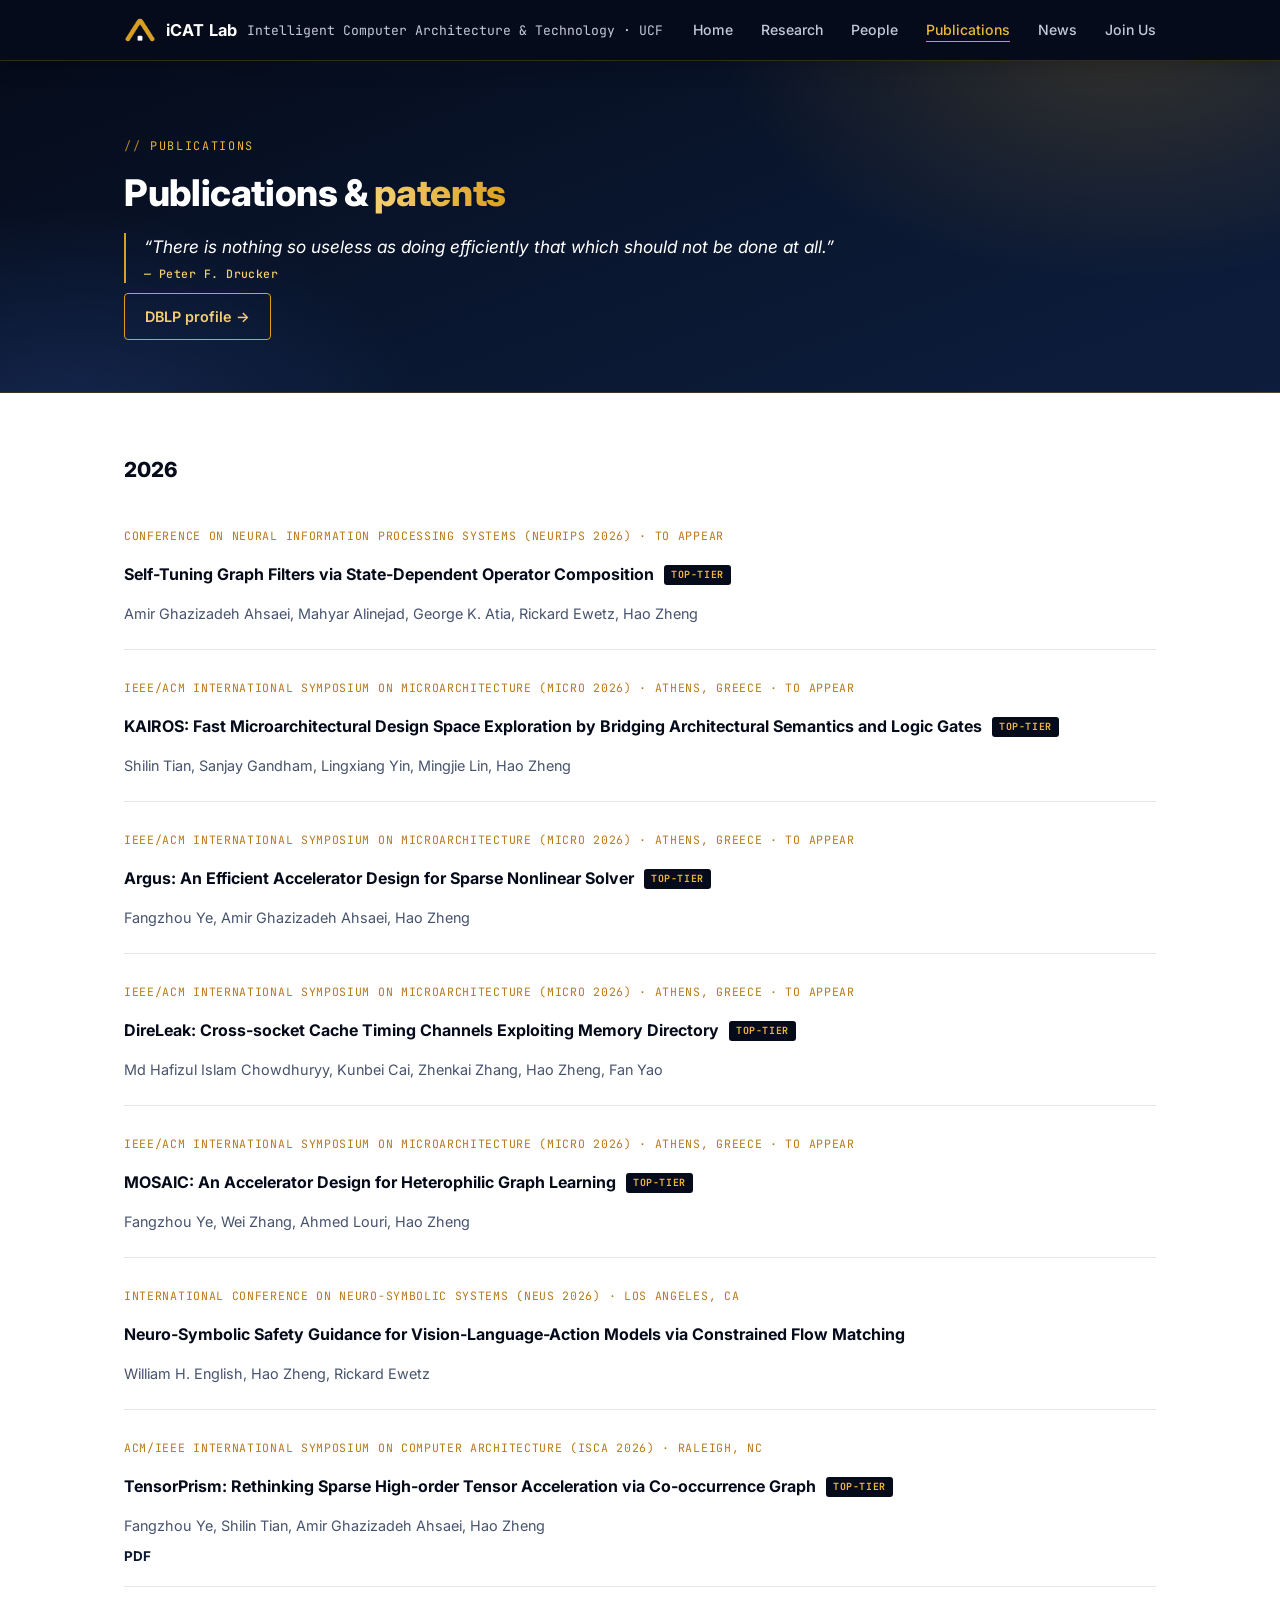
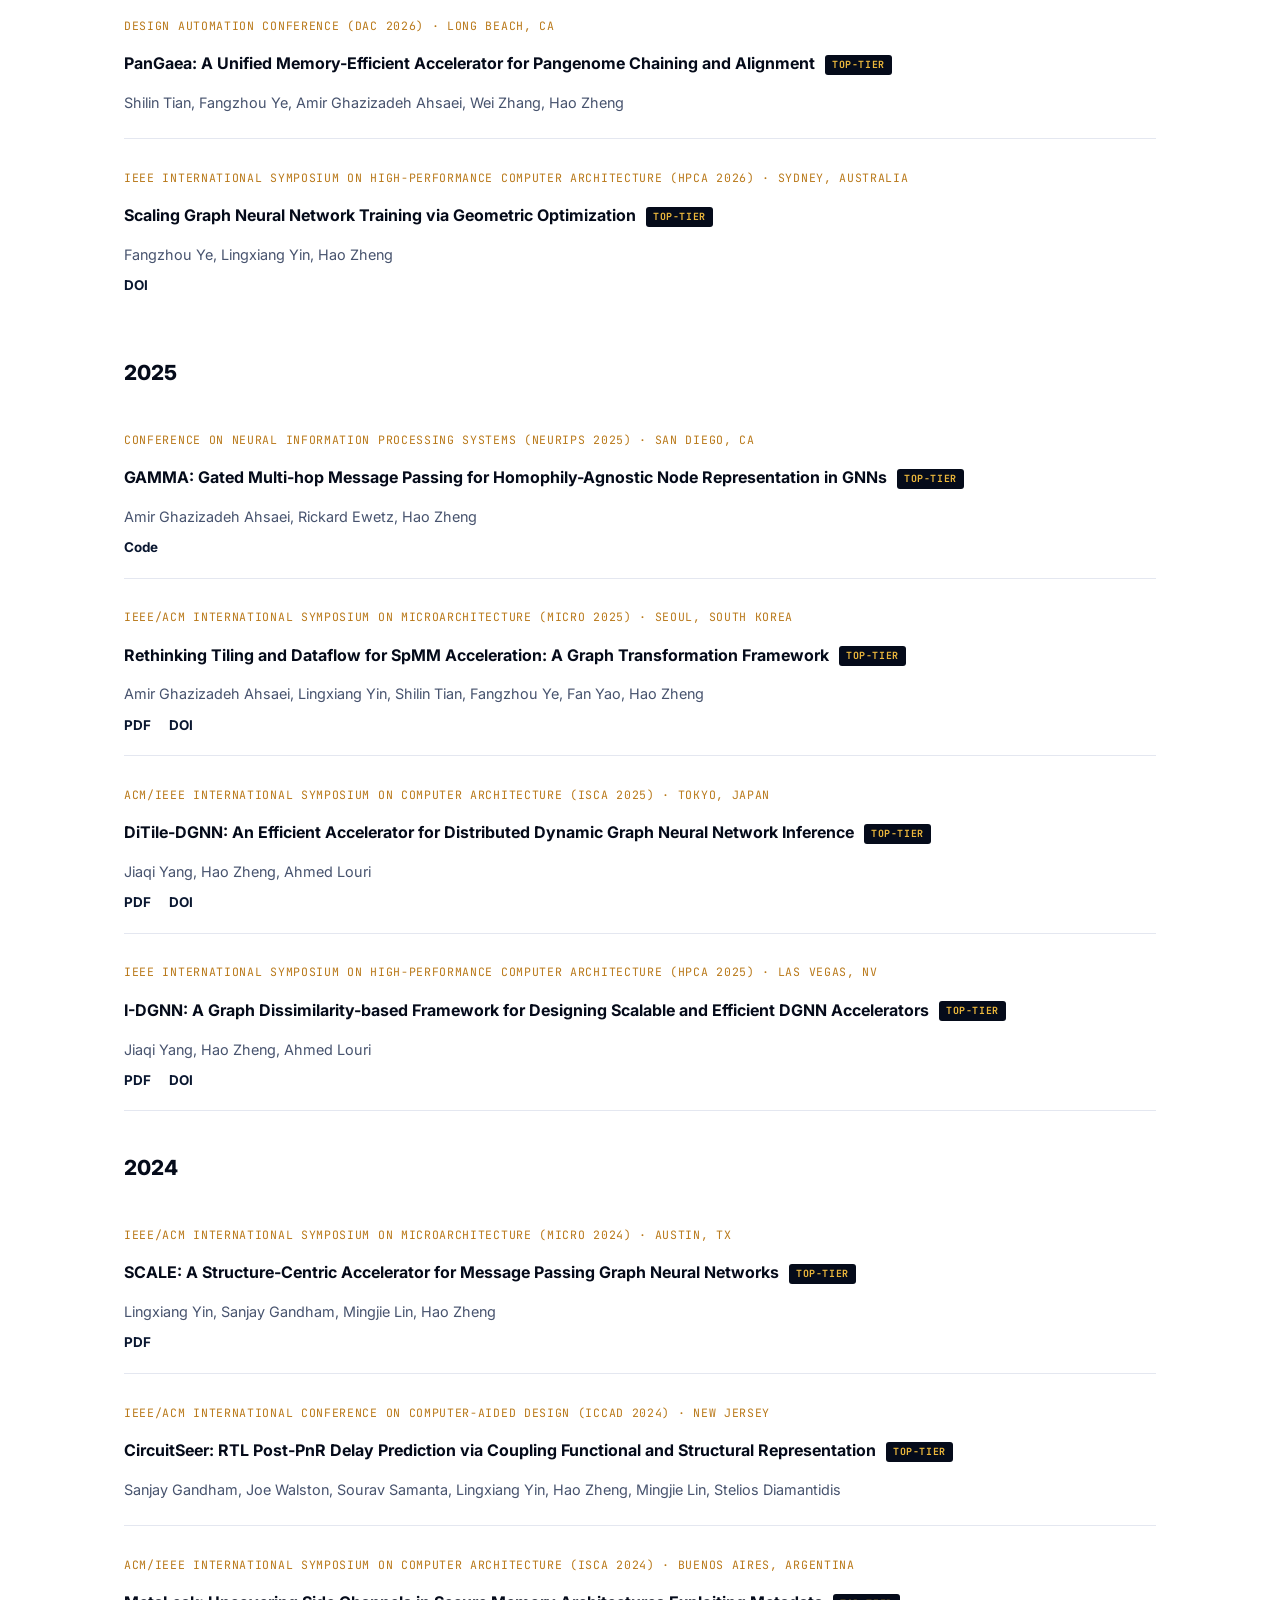
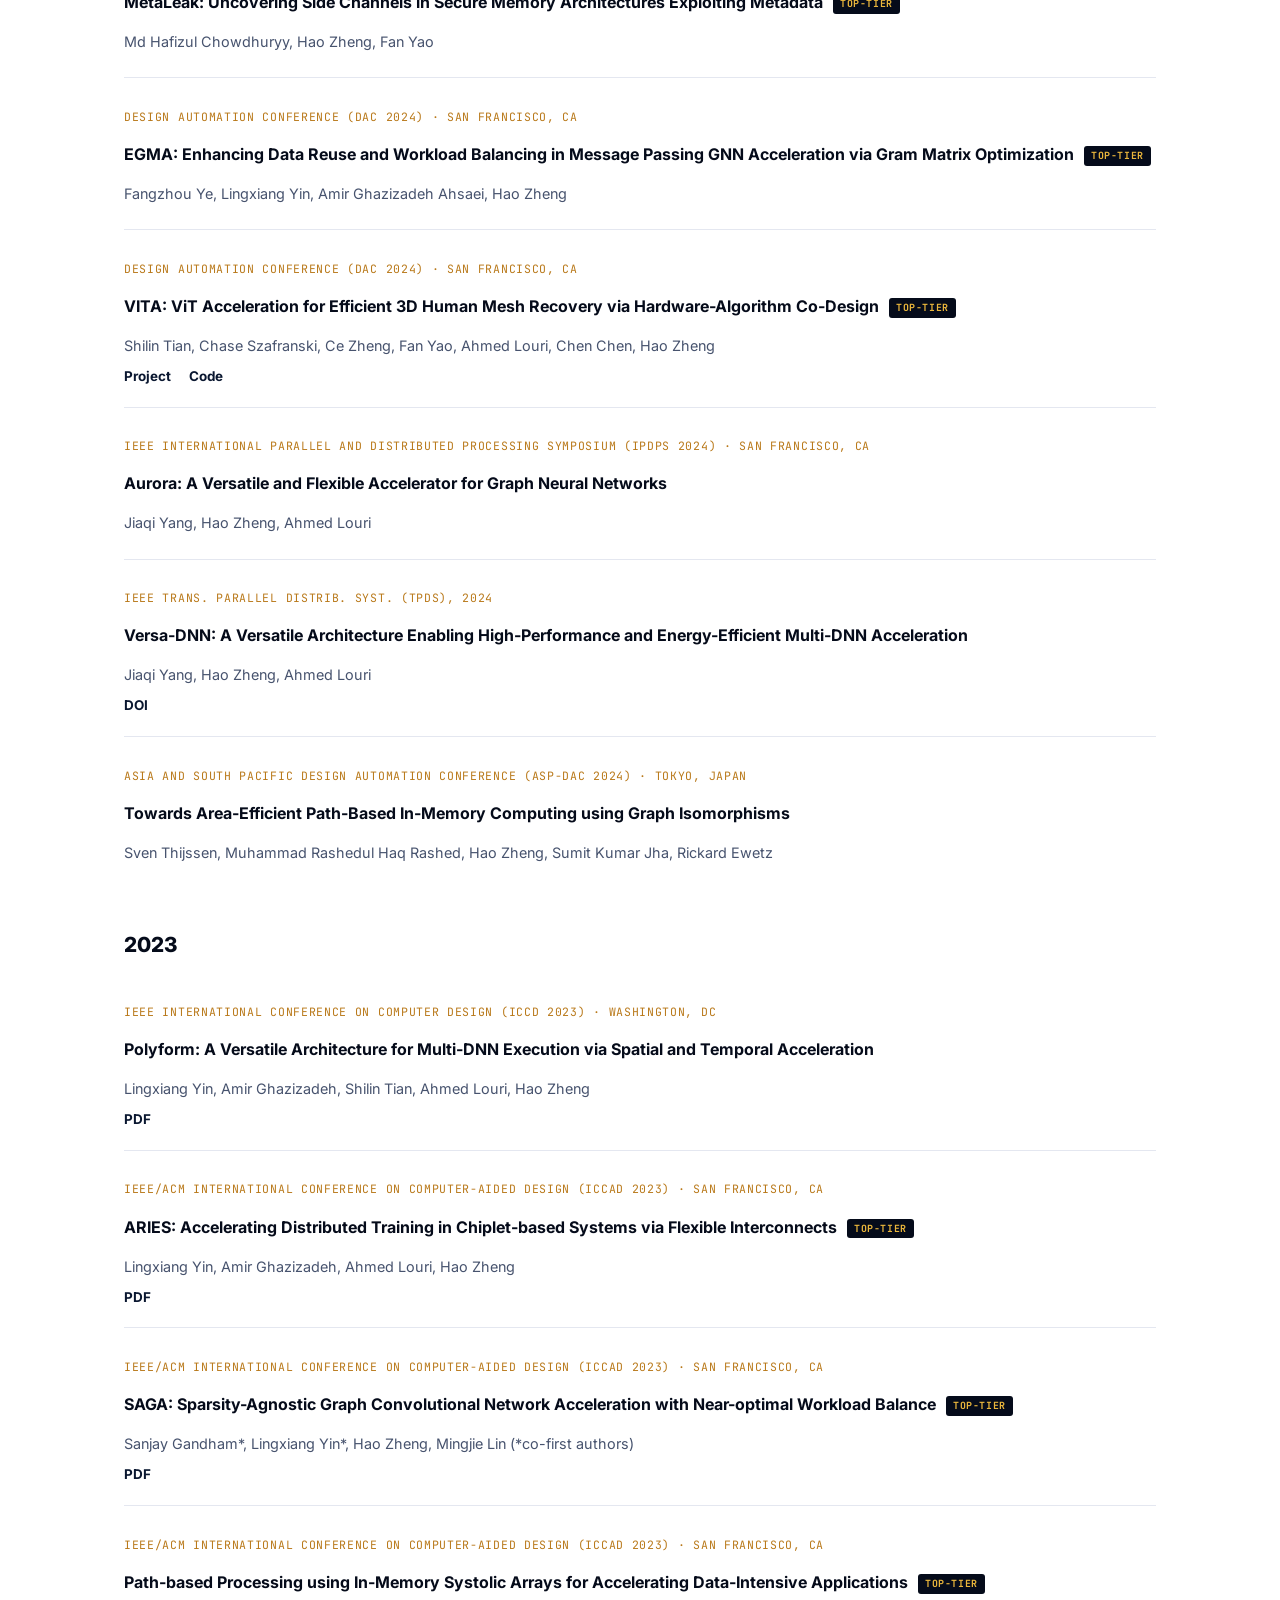
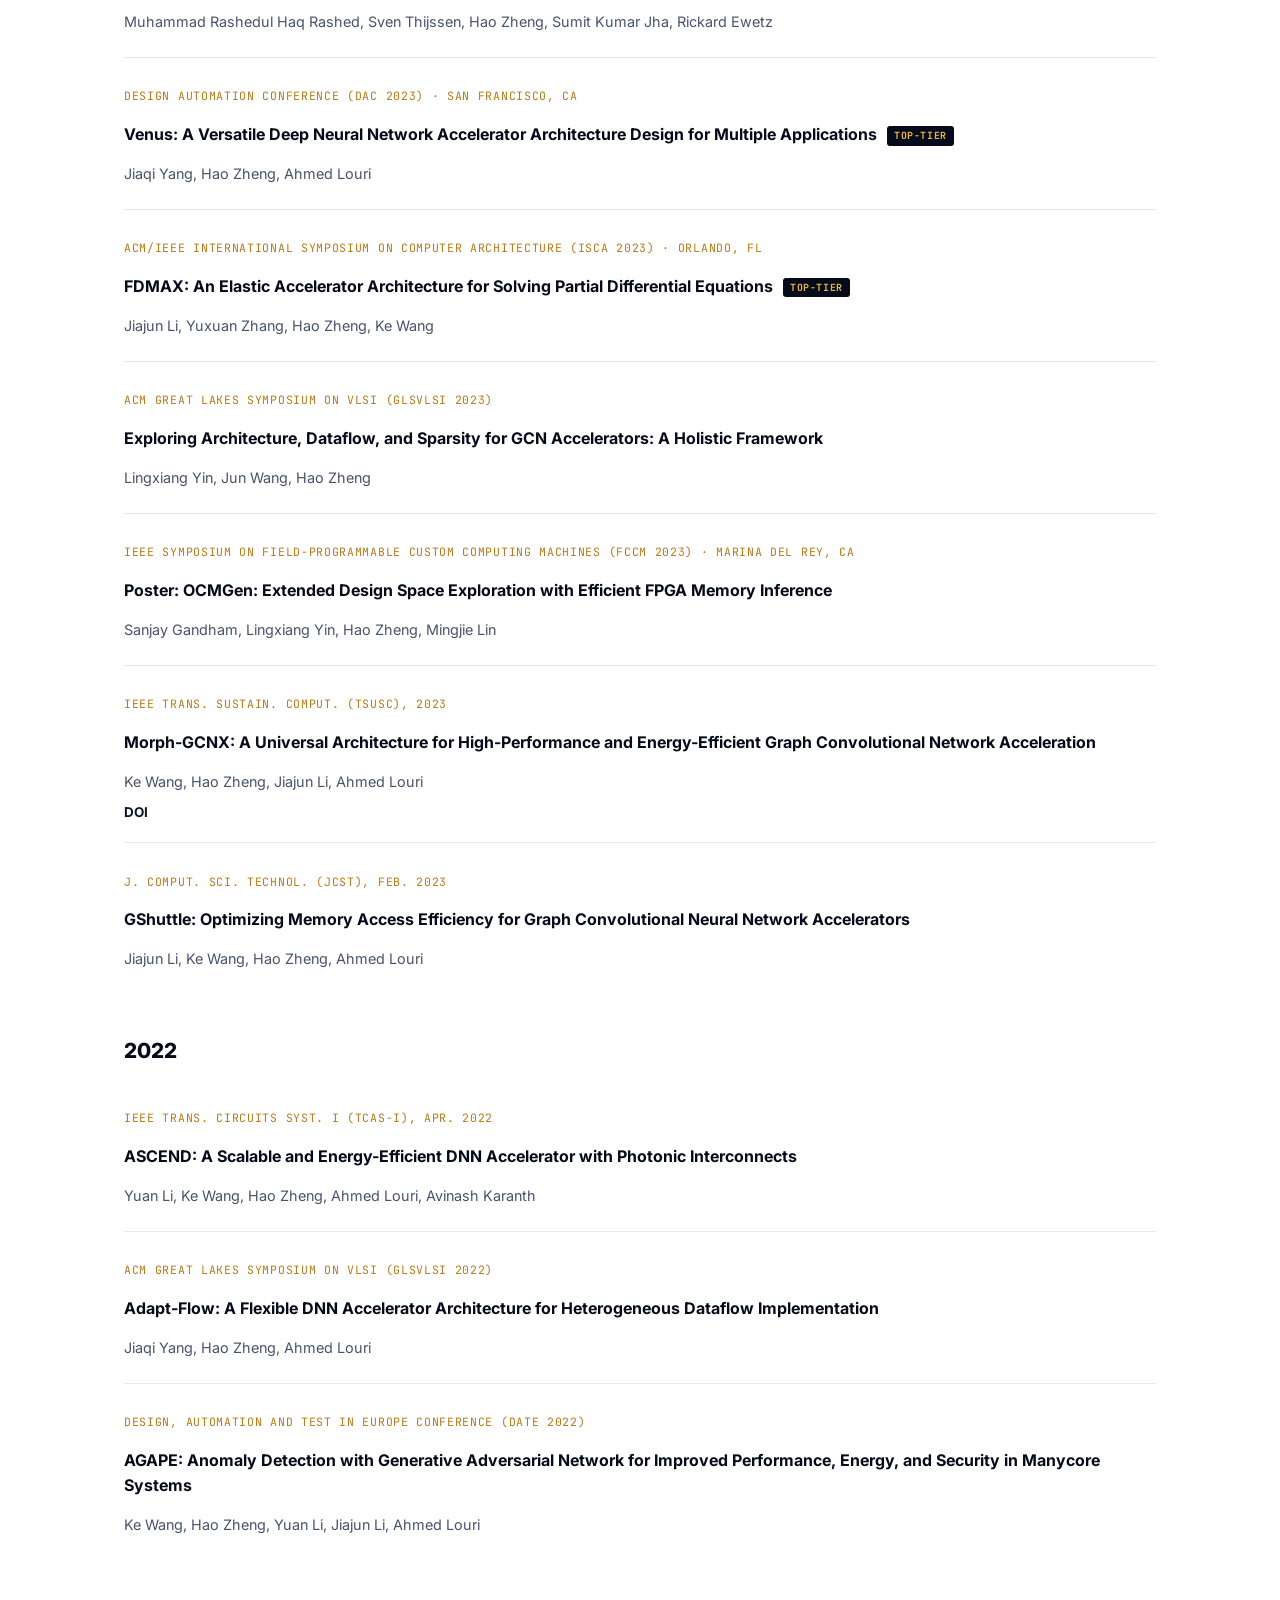
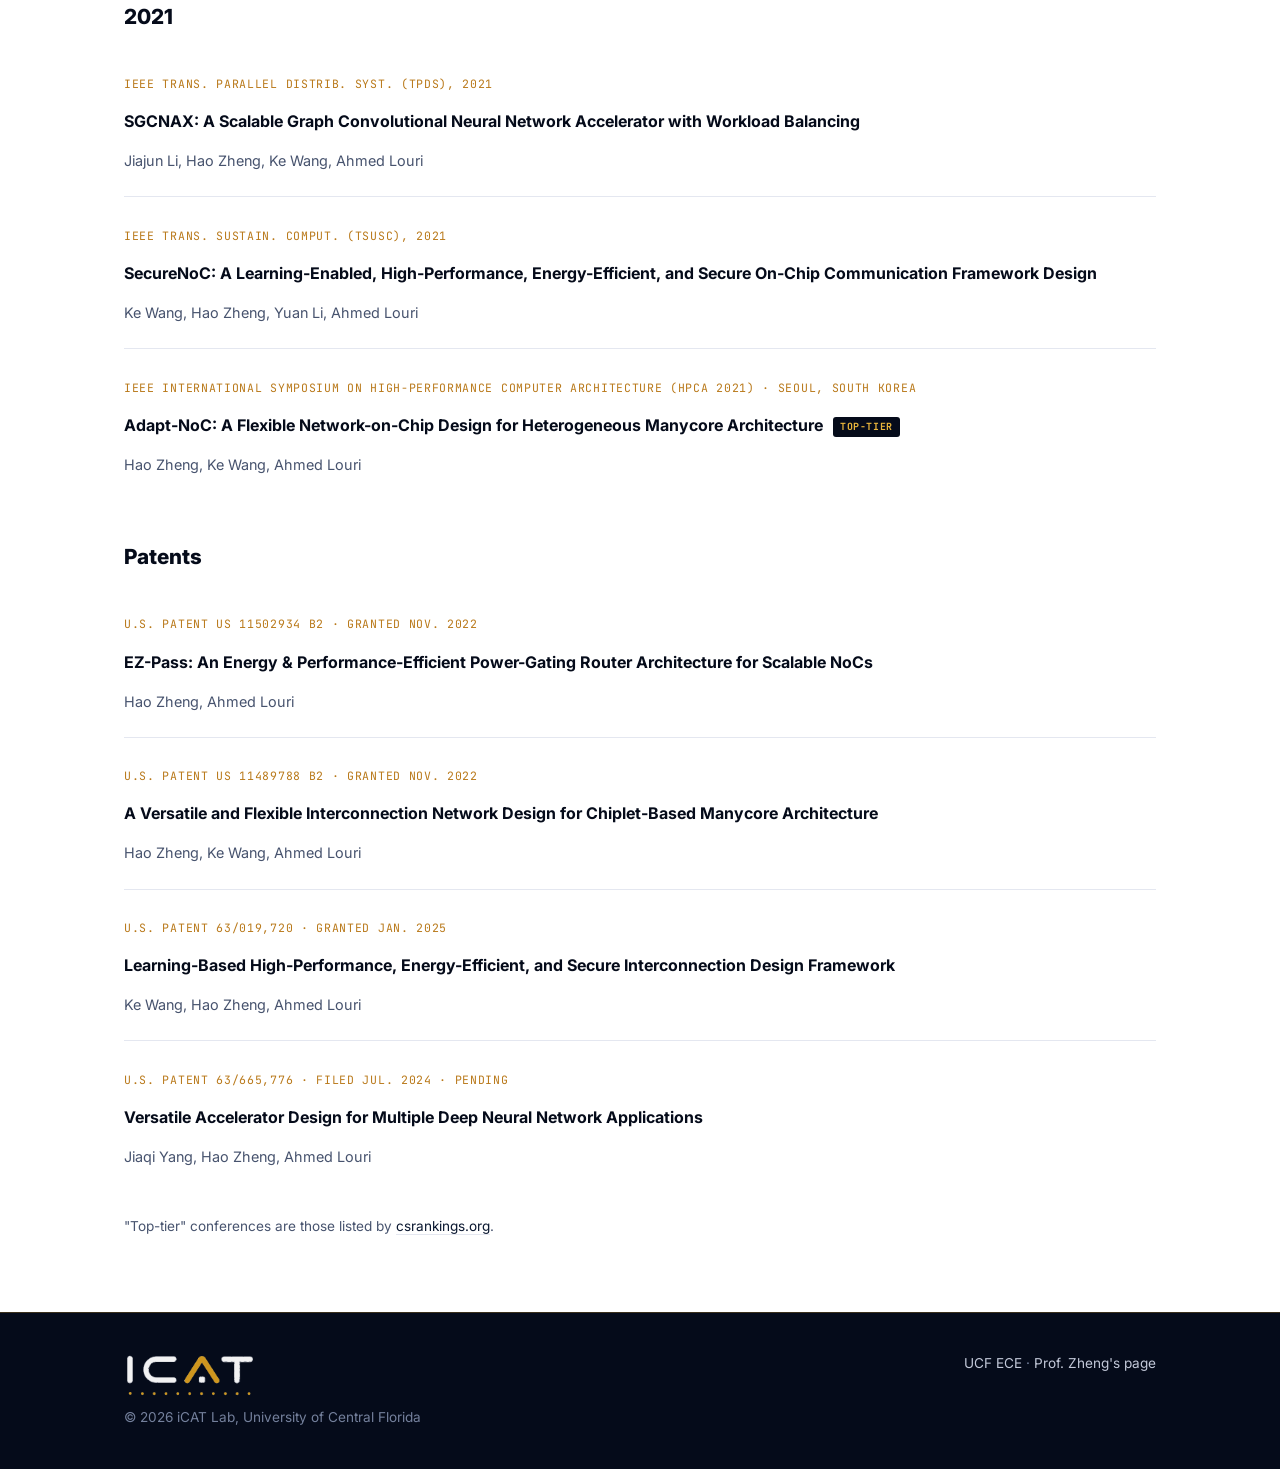
<file: publications.html>
<!DOCTYPE html>
<html lang="en">
<head>
<meta charset="UTF-8">
<meta name="viewport" content="width=device-width, initial-scale=1">
<!-- Google tag (gtag.js) -->
<script async src="https://www.googletagmanager.com/gtag/js?id=G-2GM98HQ2EP"></script>
<script>
  window.dataLayer = window.dataLayer || [];
  function gtag(){dataLayer.push(arguments);}
  gtag('js', new Date());
  gtag('config', 'G-2GM98HQ2EP');
</script>
<title>Publications — iCAT Lab, UCF</title>
<link rel="preconnect" href="https://fonts.googleapis.com">
<link rel="preconnect" href="https://fonts.gstatic.com" crossorigin>
<link href="https://fonts.googleapis.com/css2?family=Inter:wght@400;500;600;700;800&family=JetBrains+Mono:wght@400;500;600&display=swap" rel="stylesheet">
<link rel="stylesheet" href="css/style.css">
<link rel="icon" type="image/png" sizes="32x32" href="images/favicon-32.png">
<link rel="icon" type="image/png" sizes="16x16" href="images/favicon-16.png">
<link rel="apple-touch-icon" sizes="180x180" href="images/favicon-180.png">
</head>
<body>

<header class="site-header">
  <div class="nav-wrap">
    <a class="brand" href="index.html"><img class="logo-mark" src="images/icat-icon-ondark.png" alt="iCAT Lab logo"> iCAT Lab <span class="full">Intelligent Computer Architecture &amp; Technology · UCF</span></a>
    <nav class="primary-nav">
      <ul>
        <li><a href="index.html">Home</a></li>
        <li><a href="research.html">Research</a></li>
        <li><a href="people.html">People</a></li>
        <li><a href="publications.html" class="active">Publications</a></li>
        <li><a href="news.html">News</a></li>
        <li><a href="join.html">Join Us</a></li>
      </ul>
    </nav>
  </div>
</header>

<main>

  <section class="hero" style="padding-bottom:52px;">
    <div class="container">
      <p class="eyebrow">Publications</p>
      <h1 style="font-size:2.3rem;">Publications &amp; <span class="accent">patents</span></h1>
      <blockquote class="hero-quote">
        <p>“There is nothing so useless as doing efficiently that which should not be done at all.”</p>
        <footer>— Peter F. Drucker</footer>
      </blockquote>
      <div class="actions">
        <a class="btn" href="https://dblp.org/pid/31/6916-5.html">DBLP profile &rarr;</a>
      </div>
    </div>
  </section>

  <section>
    <div class="container">

      <h2 class="year-heading">2026</h2>
      <ul class="pub-list">
        <li>
          <p class="venue">Conference on Neural Information Processing Systems (NeurIPS 2026) &middot; to appear</p>
          <p class="title">Self-Tuning Graph Filters via State-Dependent Operator Composition <span class="tag-pill">top-tier</span></p>
          <p class="authors">Amir Ghazizadeh Ahsaei, Mahyar Alinejad, George K. Atia, Rickard Ewetz, Hao Zheng</p>
        </li>
        <li id="pub-kairos">
          <p class="venue">IEEE/ACM International Symposium on Microarchitecture (MICRO 2026) &middot; Athens, Greece &middot; to appear</p>
          <p class="title">KAIROS: Fast Microarchitectural Design Space Exploration by Bridging Architectural Semantics and Logic Gates <span class="tag-pill">top-tier</span></p>
          <p class="authors">Shilin Tian, Sanjay Gandham, Lingxiang Yin, Mingjie Lin, Hao Zheng</p>
        </li>
        <li>
          <p class="venue">IEEE/ACM International Symposium on Microarchitecture (MICRO 2026) &middot; Athens, Greece &middot; to appear</p>
          <p class="title">Argus: An Efficient Accelerator Design for Sparse Nonlinear Solver <span class="tag-pill">top-tier</span></p>
          <p class="authors">Fangzhou Ye, Amir Ghazizadeh Ahsaei, Hao Zheng</p>
        </li>
        <li>
          <p class="venue">IEEE/ACM International Symposium on Microarchitecture (MICRO 2026) &middot; Athens, Greece &middot; to appear</p>
          <p class="title">DireLeak: Cross-socket Cache Timing Channels Exploiting Memory Directory <span class="tag-pill">top-tier</span></p>
          <p class="authors">Md Hafizul Islam Chowdhuryy, Kunbei Cai, Zhenkai Zhang, Hao Zheng, Fan Yao</p>
        </li>
        <li>
          <p class="venue">IEEE/ACM International Symposium on Microarchitecture (MICRO 2026) &middot; Athens, Greece &middot; to appear</p>
          <p class="title">MOSAIC: An Accelerator Design for Heterophilic Graph Learning <span class="tag-pill">top-tier</span></p>
          <p class="authors">Fangzhou Ye, Wei Zhang, Ahmed Louri, Hao Zheng</p>
        </li>
        <li>
          <p class="venue">International Conference on Neuro-Symbolic Systems (NeuS 2026) &middot; Los Angeles, CA</p>
          <p class="title">Neuro-Symbolic Safety Guidance for Vision-Language-Action Models via Constrained Flow Matching</p>
          <p class="authors">William H. English, Hao Zheng, Rickard Ewetz</p>
        </li>
        <li id="pub-tensorprism">
          <p class="venue">ACM/IEEE International Symposium on Computer Architecture (ISCA 2026) &middot; Raleigh, NC</p>
          <p class="title">TensorPrism: Rethinking Sparse High-order Tensor Acceleration via Co-occurrence Graph <span class="tag-pill">top-tier</span></p>
          <p class="authors">Fangzhou Ye, Shilin Tian, Amir Ghazizadeh Ahsaei, Hao Zheng</p>
          <div class="links"><a href="http://haozheng.us/assets/files/TensorPrism_ISCA26.pdf">PDF</a></div>
        </li>
        <li>
          <p class="venue">Design Automation Conference (DAC 2026) &middot; Long Beach, CA</p>
          <p class="title">PanGaea: A Unified Memory-Efficient Accelerator for Pangenome Chaining and Alignment <span class="tag-pill">top-tier</span></p>
          <p class="authors">Shilin Tian, Fangzhou Ye, Amir Ghazizadeh Ahsaei, Wei Zhang, Hao Zheng</p>
        </li>
        <li style="border-bottom:none;">
          <p class="venue">IEEE International Symposium on High-Performance Computer Architecture (HPCA 2026) &middot; Sydney, Australia</p>
          <p class="title">Scaling Graph Neural Network Training via Geometric Optimization <span class="tag-pill">top-tier</span></p>
          <p class="authors">Fangzhou Ye, Lingxiang Yin, Hao Zheng</p>
          <div class="links"><a href="https://doi.org/10.1109/HPCA68181.2026.11408467">DOI</a></div>
        </li>
      </ul>

      <h2 class="year-heading">2025</h2>
      <ul class="pub-list">
        <li id="pub-gamma">
          <p class="venue">Conference on Neural Information Processing Systems (NeurIPS 2025) &middot; San Diego, CA</p>
          <p class="title">GAMMA: Gated Multi-hop Message Passing for Homophily-Agnostic Node Representation in GNNs <span class="tag-pill">top-tier</span></p>
          <p class="authors">Amir Ghazizadeh Ahsaei, Rickard Ewetz, Hao Zheng</p>
          <div class="links"><a href="https://github.com/amir-ghz/GAMMA">Code</a></div>
        </li>
        <li id="pub-spmm">
          <p class="venue">IEEE/ACM International Symposium on Microarchitecture (MICRO 2025) &middot; Seoul, South Korea</p>
          <p class="title">Rethinking Tiling and Dataflow for SpMM Acceleration: A Graph Transformation Framework <span class="tag-pill">top-tier</span></p>
          <p class="authors">Amir Ghazizadeh Ahsaei, Lingxiang Yin, Shilin Tian, Fangzhou Ye, Fan Yao, Hao Zheng</p>
          <div class="links"><a href="http://haozheng.us/assets/files/MICRO_2025.pdf">PDF</a> <a href="https://doi.org/10.1145/3725843.3756128">DOI</a></div>
        </li>
        <li>
          <p class="venue">ACM/IEEE International Symposium on Computer Architecture (ISCA 2025) &middot; Tokyo, Japan</p>
          <p class="title">DiTile-DGNN: An Efficient Accelerator for Distributed Dynamic Graph Neural Network Inference <span class="tag-pill">top-tier</span></p>
          <p class="authors">Jiaqi Yang, Hao Zheng, Ahmed Louri</p>
          <div class="links"><a href="http://haozheng.us/assets/files/DiTile-DGNN.pdf">PDF</a> <a href="https://doi.org/10.1145/3695053.3731017">DOI</a></div>
        </li>
        <li>
          <p class="venue">IEEE International Symposium on High-Performance Computer Architecture (HPCA 2025) &middot; Las Vegas, NV</p>
          <p class="title">I-DGNN: A Graph Dissimilarity-based Framework for Designing Scalable and Efficient DGNN Accelerators <span class="tag-pill">top-tier</span></p>
          <p class="authors">Jiaqi Yang, Hao Zheng, Ahmed Louri</p>
          <div class="links"><a href="http://haozheng.us/assets/files/I-DGNN.pdf">PDF</a> <a href="https://doi.org/10.1109/HPCA61900.2025.00081">DOI</a></div>
        </li>
      </ul>

      <h2 class="year-heading">2024</h2>
      <ul class="pub-list">
        <li id="pub-scale">
          <p class="venue">IEEE/ACM International Symposium on Microarchitecture (MICRO 2024) &middot; Austin, TX</p>
          <p class="title">SCALE: A Structure-Centric Accelerator for Message Passing Graph Neural Networks <span class="tag-pill">top-tier</span></p>
          <p class="authors">Lingxiang Yin, Sanjay Gandham, Mingjie Lin, Hao Zheng</p>
          <div class="links"><a href="http://haozheng.us/assets/files/MICRO-2024.pdf">PDF</a></div>
        </li>
        <li id="pub-circuitseer">
          <p class="venue">IEEE/ACM International Conference on Computer-Aided Design (ICCAD 2024) &middot; New Jersey</p>
          <p class="title">CircuitSeer: RTL Post-PnR Delay Prediction via Coupling Functional and Structural Representation <span class="tag-pill">top-tier</span></p>
          <p class="authors">Sanjay Gandham, Joe Walston, Sourav Samanta, Lingxiang Yin, Hao Zheng, Mingjie Lin, Stelios Diamantidis</p>
        </li>
        <li>
          <p class="venue">ACM/IEEE International Symposium on Computer Architecture (ISCA 2024) &middot; Buenos Aires, Argentina</p>
          <p class="title">MetaLeak: Uncovering Side Channels in Secure Memory Architectures Exploiting Metadata <span class="tag-pill">top-tier</span></p>
          <p class="authors">Md Hafizul Chowdhuryy, Hao Zheng, Fan Yao</p>
        </li>
        <li id="pub-egma">
          <p class="venue">Design Automation Conference (DAC 2024) &middot; San Francisco, CA</p>
          <p class="title">EGMA: Enhancing Data Reuse and Workload Balancing in Message Passing GNN Acceleration via Gram Matrix Optimization <span class="tag-pill">top-tier</span></p>
          <p class="authors">Fangzhou Ye, Lingxiang Yin, Amir Ghazizadeh Ahsaei, Hao Zheng</p>
        </li>
        <li id="pub-vita">
          <p class="venue">Design Automation Conference (DAC 2024) &middot; San Francisco, CA</p>
          <p class="title">VITA: ViT Acceleration for Efficient 3D Human Mesh Recovery via Hardware-Algorithm Co-Design <span class="tag-pill">top-tier</span></p>
          <p class="authors">Shilin Tian, Chase Szafranski, Ce Zheng, Fan Yao, Ahmed Louri, Chen Chen, Hao Zheng</p>
          <div class="links"><a href="https://shilinti.github.io/vita-demo/">Project</a> <a href="https://github.com/UCF-iCAT-lab/VITA">Code</a></div>
        </li>
        <li>
          <p class="venue">IEEE International Parallel and Distributed Processing Symposium (IPDPS 2024) &middot; San Francisco, CA</p>
          <p class="title">Aurora: A Versatile and Flexible Accelerator for Graph Neural Networks</p>
          <p class="authors">Jiaqi Yang, Hao Zheng, Ahmed Louri</p>
        </li>
        <li id="pub-versa">
          <p class="venue">IEEE Trans. Parallel Distrib. Syst. (TPDS), 2024</p>
          <p class="title">Versa-DNN: A Versatile Architecture Enabling High-Performance and Energy-Efficient Multi-DNN Acceleration</p>
          <p class="authors">Jiaqi Yang, Hao Zheng, Ahmed Louri</p>
          <div class="links"><a href="https://doi.org/10.1109/TPDS.2023.3340953">DOI</a></div>
        </li>
        <li style="border-bottom:none;">
          <p class="venue">Asia and South Pacific Design Automation Conference (ASP-DAC 2024) &middot; Tokyo, Japan</p>
          <p class="title">Towards Area-Efficient Path-Based In-Memory Computing using Graph Isomorphisms</p>
          <p class="authors">Sven Thijssen, Muhammad Rashedul Haq Rashed, Hao Zheng, Sumit Kumar Jha, Rickard Ewetz</p>
        </li>
      </ul>

      <h2 class="year-heading">2023</h2>
      <ul class="pub-list">
        <li>
          <p class="venue">IEEE International Conference on Computer Design (ICCD 2023) &middot; Washington, DC</p>
          <p class="title">Polyform: A Versatile Architecture for Multi-DNN Execution via Spatial and Temporal Acceleration</p>
          <p class="authors">Lingxiang Yin, Amir Ghazizadeh, Shilin Tian, Ahmed Louri, Hao Zheng</p>
          <div class="links"><a href="http://haozheng.us/assets/files/ICCD_Ployform.pdf">PDF</a></div>
        </li>
        <li>
          <p class="venue">IEEE/ACM International Conference on Computer-Aided Design (ICCAD 2023) &middot; San Francisco, CA</p>
          <p class="title">ARIES: Accelerating Distributed Training in Chiplet-based Systems via Flexible Interconnects <span class="tag-pill">top-tier</span></p>
          <p class="authors">Lingxiang Yin, Amir Ghazizadeh, Ahmed Louri, Hao Zheng</p>
          <div class="links"><a href="http://haozheng.us/assets/files/ICCAD_ARIES.pdf">PDF</a></div>
        </li>
        <li>
          <p class="venue">IEEE/ACM International Conference on Computer-Aided Design (ICCAD 2023) &middot; San Francisco, CA</p>
          <p class="title">SAGA: Sparsity-Agnostic Graph Convolutional Network Acceleration with Near-optimal Workload Balance <span class="tag-pill">top-tier</span></p>
          <p class="authors">Sanjay Gandham*, Lingxiang Yin*, Hao Zheng, Mingjie Lin (*co-first authors)</p>
          <div class="links"><a href="http://haozheng.us/assets/files/ICCAD_SAGA.pdf">PDF</a></div>
        </li>
        <li>
          <p class="venue">IEEE/ACM International Conference on Computer-Aided Design (ICCAD 2023) &middot; San Francisco, CA</p>
          <p class="title">Path-based Processing using In-Memory Systolic Arrays for Accelerating Data-Intensive Applications <span class="tag-pill">top-tier</span></p>
          <p class="authors">Muhammad Rashedul Haq Rashed, Sven Thijssen, Hao Zheng, Sumit Kumar Jha, Rickard Ewetz</p>
        </li>
        <li id="pub-venus">
          <p class="venue">Design Automation Conference (DAC 2023) &middot; San Francisco, CA</p>
          <p class="title">Venus: A Versatile Deep Neural Network Accelerator Architecture Design for Multiple Applications <span class="tag-pill">top-tier</span></p>
          <p class="authors">Jiaqi Yang, Hao Zheng, Ahmed Louri</p>
        </li>
        <li>
          <p class="venue">ACM/IEEE International Symposium on Computer Architecture (ISCA 2023) &middot; Orlando, FL</p>
          <p class="title">FDMAX: An Elastic Accelerator Architecture for Solving Partial Differential Equations <span class="tag-pill">top-tier</span></p>
          <p class="authors">Jiajun Li, Yuxuan Zhang, Hao Zheng, Ke Wang</p>
        </li>
        <li>
          <p class="venue">ACM Great Lakes Symposium on VLSI (GLSVLSI 2023)</p>
          <p class="title">Exploring Architecture, Dataflow, and Sparsity for GCN Accelerators: A Holistic Framework</p>
          <p class="authors">Lingxiang Yin, Jun Wang, Hao Zheng</p>
        </li>
        <li id="pub-ocmgen">
          <p class="venue">IEEE Symposium on Field-Programmable Custom Computing Machines (FCCM 2023) &middot; Marina Del Rey, CA</p>
          <p class="title">Poster: OCMGen: Extended Design Space Exploration with Efficient FPGA Memory Inference</p>
          <p class="authors">Sanjay Gandham, Lingxiang Yin, Hao Zheng, Mingjie Lin</p>
        </li>
        <li>
          <p class="venue">IEEE Trans. Sustain. Comput. (TSUSC), 2023</p>
          <p class="title">Morph-GCNX: A Universal Architecture for High-Performance and Energy-Efficient Graph Convolutional Network Acceleration</p>
          <p class="authors">Ke Wang, Hao Zheng, Jiajun Li, Ahmed Louri</p>
          <div class="links"><a href="https://doi.org/10.1109/TSUSC.2023.3313880">DOI</a></div>
        </li>
        <li style="border-bottom:none;">
          <p class="venue">J. Comput. Sci. Technol. (JCST), Feb. 2023</p>
          <p class="title">GShuttle: Optimizing Memory Access Efficiency for Graph Convolutional Neural Network Accelerators</p>
          <p class="authors">Jiajun Li, Ke Wang, Hao Zheng, Ahmed Louri</p>
        </li>
      </ul>

      <h2 class="year-heading">2022</h2>
      <ul class="pub-list">
        <li>
          <p class="venue">IEEE Trans. Circuits Syst. I (TCAS-I), Apr. 2022</p>
          <p class="title">ASCEND: A Scalable and Energy-Efficient DNN Accelerator with Photonic Interconnects</p>
          <p class="authors">Yuan Li, Ke Wang, Hao Zheng, Ahmed Louri, Avinash Karanth</p>
        </li>
        <li>
          <p class="venue">ACM Great Lakes Symposium on VLSI (GLSVLSI 2022)</p>
          <p class="title">Adapt-Flow: A Flexible DNN Accelerator Architecture for Heterogeneous Dataflow Implementation</p>
          <p class="authors">Jiaqi Yang, Hao Zheng, Ahmed Louri</p>
        </li>
        <li style="border-bottom:none;">
          <p class="venue">Design, Automation and Test in Europe Conference (DATE 2022)</p>
          <p class="title">AGAPE: Anomaly Detection with Generative Adversarial Network for Improved Performance, Energy, and Security in Manycore Systems</p>
          <p class="authors">Ke Wang, Hao Zheng, Yuan Li, Jiajun Li, Ahmed Louri</p>
        </li>
      </ul>

      <h2 class="year-heading">2021</h2>
      <ul class="pub-list">
        <li>
          <p class="venue">IEEE Trans. Parallel Distrib. Syst. (TPDS), 2021</p>
          <p class="title">SGCNAX: A Scalable Graph Convolutional Neural Network Accelerator with Workload Balancing</p>
          <p class="authors">Jiajun Li, Hao Zheng, Ke Wang, Ahmed Louri</p>
        </li>
        <li>
          <p class="venue">IEEE Trans. Sustain. Comput. (TSUSC), 2021</p>
          <p class="title">SecureNoC: A Learning-Enabled, High-Performance, Energy-Efficient, and Secure On-Chip Communication Framework Design</p>
          <p class="authors">Ke Wang, Hao Zheng, Yuan Li, Ahmed Louri</p>
        </li>
        <li style="border-bottom:none;">
          <p class="venue">IEEE International Symposium on High-Performance Computer Architecture (HPCA 2021) &middot; Seoul, South Korea</p>
          <p class="title">Adapt-NoC: A Flexible Network-on-Chip Design for Heterogeneous Manycore Architecture <span class="tag-pill">top-tier</span></p>
          <p class="authors">Hao Zheng, Ke Wang, Ahmed Louri</p>
        </li>
      </ul>

      <h2 class="year-heading">Patents</h2>
      <ul class="pub-list patent-list">
        <li>
          <p class="venue">U.S. Patent US 11502934 B2 &middot; Granted Nov. 2022</p>
          <p class="title">EZ-Pass: An Energy &amp; Performance-Efficient Power-Gating Router Architecture for Scalable NoCs</p>
          <p class="authors">Hao Zheng, Ahmed Louri</p>
        </li>
        <li>
          <p class="venue">U.S. Patent US 11489788 B2 &middot; Granted Nov. 2022</p>
          <p class="title">A Versatile and Flexible Interconnection Network Design for Chiplet-Based Manycore Architecture</p>
          <p class="authors">Hao Zheng, Ke Wang, Ahmed Louri</p>
        </li>
        <li>
          <p class="venue">U.S. Patent 63/019,720 &middot; Granted Jan. 2025</p>
          <p class="title">Learning-Based High-Performance, Energy-Efficient, and Secure Interconnection Design Framework</p>
          <p class="authors">Ke Wang, Hao Zheng, Ahmed Louri</p>
        </li>
        <li style="border-bottom:none;">
          <p class="venue">U.S. Patent 63/665,776 &middot; Filed Jul. 2024 &middot; Pending</p>
          <p class="title">Versatile Accelerator Design for Multiple Deep Neural Network Applications</p>
          <p class="authors">Jiaqi Yang, Hao Zheng, Ahmed Louri</p>
        </li>
      </ul>

      <p style="margin-top:24px; color:var(--slate-700); font-size:0.85rem;">"Top-tier" conferences are those listed by <a href="https://csrankings.org/">csrankings.org</a>.</p>
    </div>
  </section>

</main>

<footer class="site-footer">
  <div class="container footer-inner">
    <div>
      <img class="footer-logo" src="images/icat-mark-ondark.png" alt="iCAT Lab logo">
      <div>&copy; 2026 iCAT Lab, University of Central Florida</div>
    </div>
    <div>
      <a href="https://www.ece.ucf.edu/">UCF ECE</a> &middot;
      <a href="http://haozheng.us/">Prof. Zheng's page</a>
    </div>
  </div>
</footer>

</body>
</html>
</file>
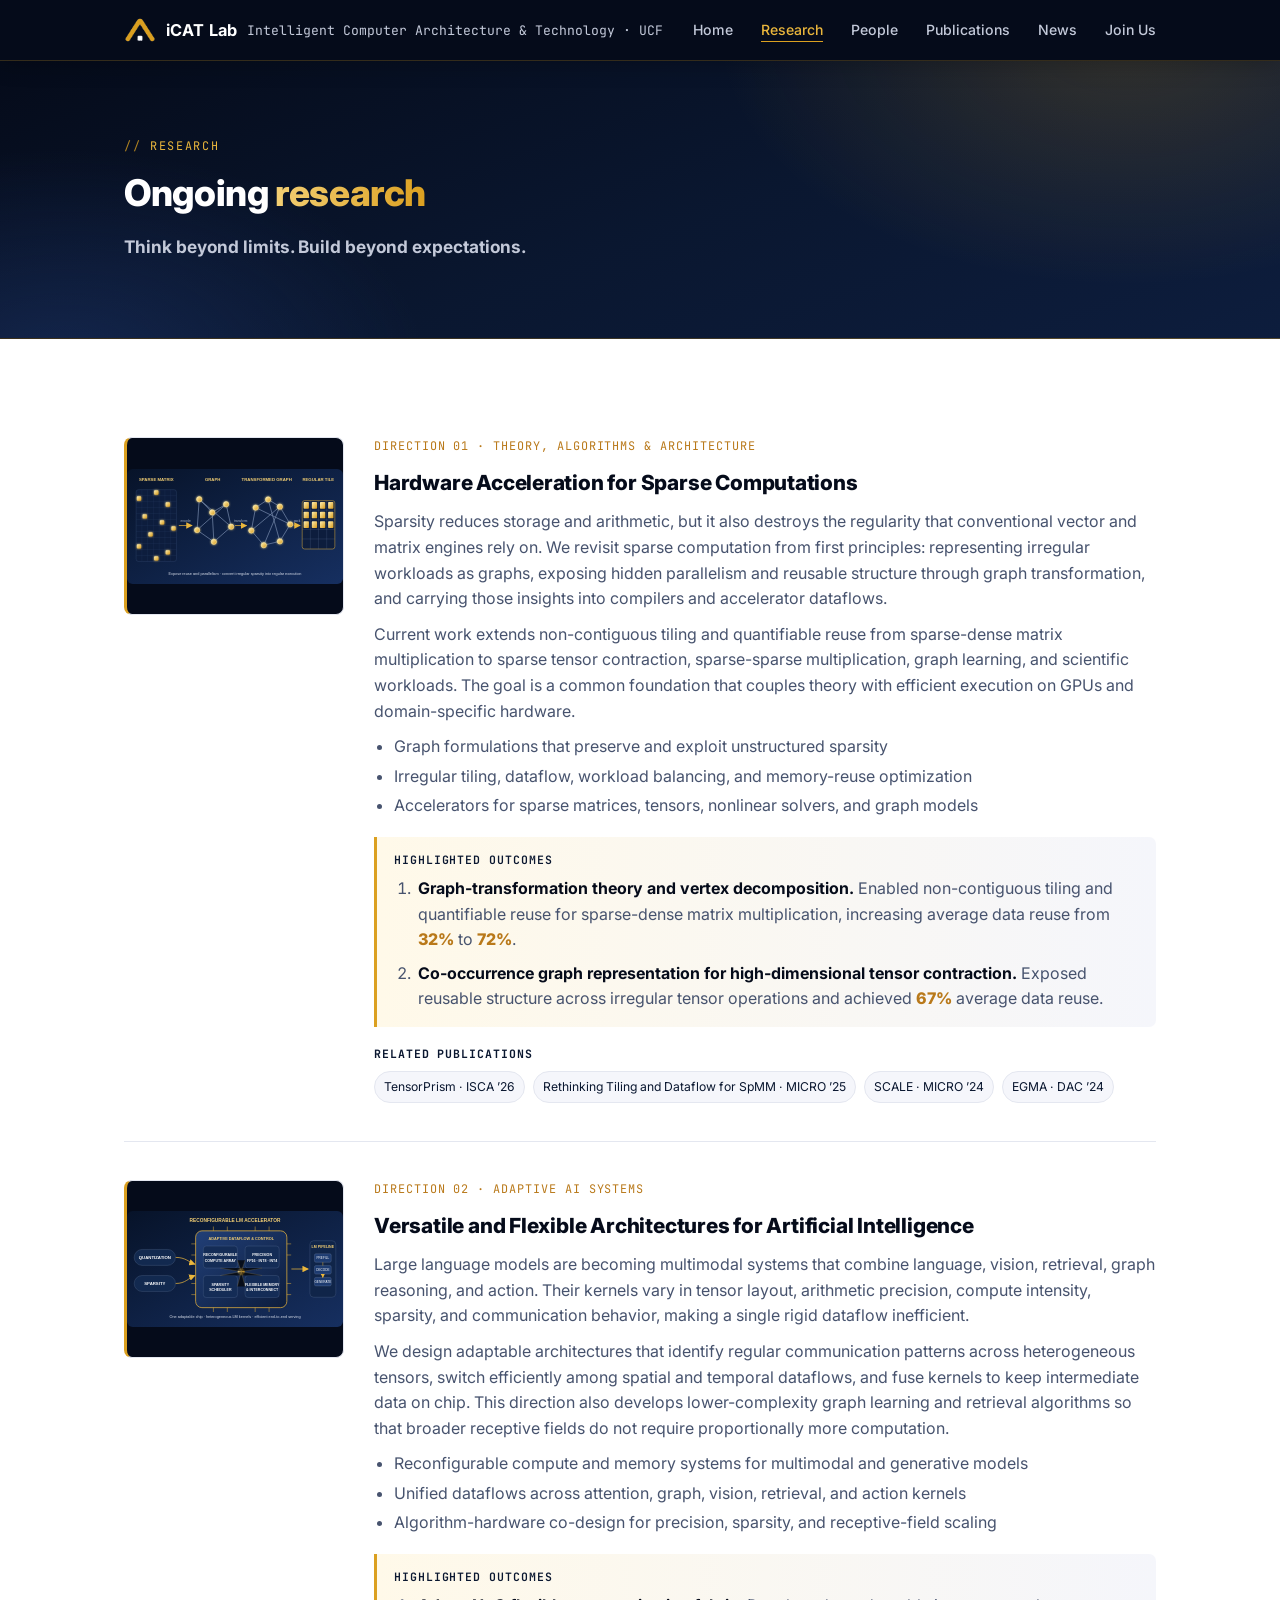
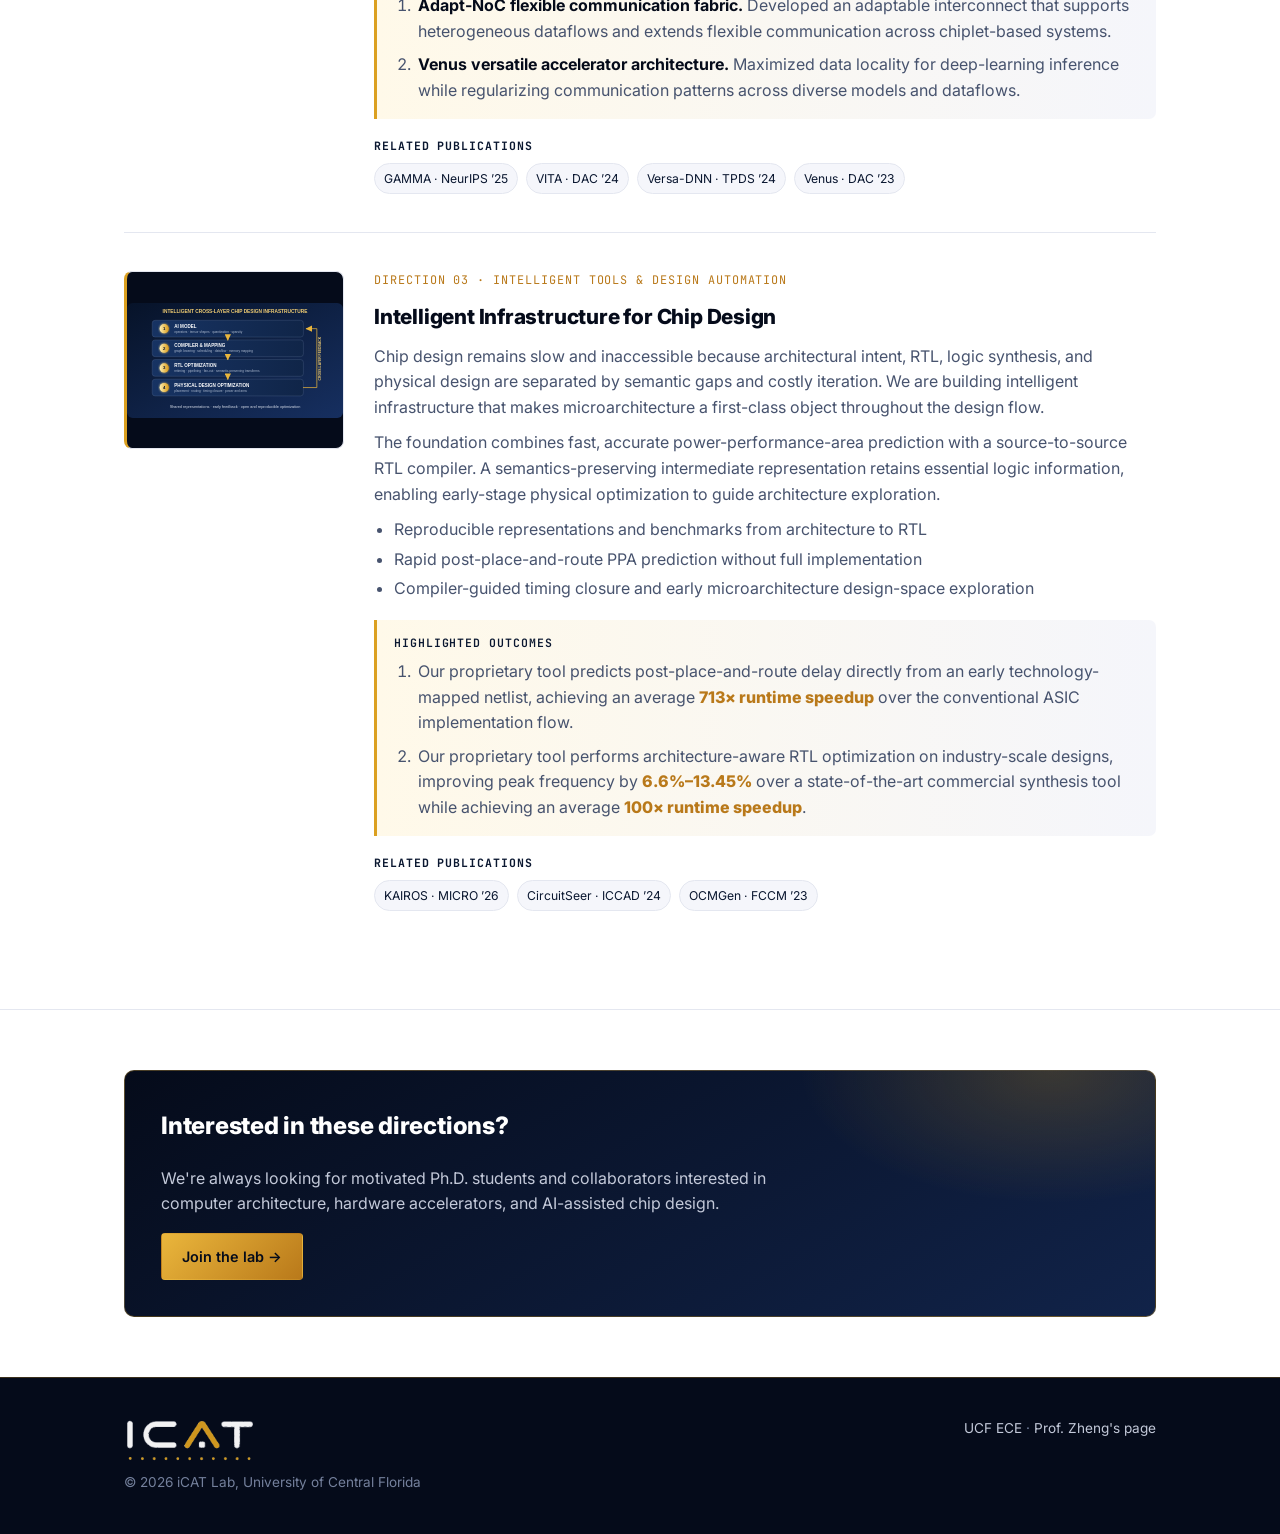
<file: research.html>
<!DOCTYPE html>
<html lang="en">
<head>
<meta charset="UTF-8">
<meta name="viewport" content="width=device-width, initial-scale=1">
<!-- Google tag (gtag.js) -->
<script async src="https://www.googletagmanager.com/gtag/js?id=G-2GM98HQ2EP"></script>
<script>
  window.dataLayer = window.dataLayer || [];
  function gtag(){dataLayer.push(arguments);}
  gtag('js', new Date());
  gtag('config', 'G-2GM98HQ2EP');
</script>
<title>Research — iCAT Lab, UCF</title>
<meta name="description" content="iCAT Lab research in sparse-computation acceleration, versatile architectures for large language models, and intelligent infrastructure for chip design.">
<link rel="preconnect" href="https://fonts.googleapis.com">
<link rel="preconnect" href="https://fonts.gstatic.com" crossorigin>
<link href="https://fonts.googleapis.com/css2?family=Inter:wght@400;500;600;700;800&family=JetBrains+Mono:wght@400;500;600&display=swap" rel="stylesheet">
<link rel="stylesheet" href="css/style.css">
<link rel="icon" type="image/png" sizes="32x32" href="images/favicon-32.png">
<link rel="icon" type="image/png" sizes="16x16" href="images/favicon-16.png">
<link rel="apple-touch-icon" sizes="180x180" href="images/favicon-180.png">
</head>
<body>

<header class="site-header">
  <div class="nav-wrap">
    <a class="brand" href="index.html"><img class="logo-mark" src="images/icat-icon-ondark.png" alt="iCAT Lab logo"> iCAT Lab <span class="full">Intelligent Computer Architecture &amp; Technology · UCF</span></a>
    <nav class="primary-nav">
      <ul>
        <li><a href="index.html">Home</a></li>
        <li><a href="research.html" class="active">Research</a></li>
        <li><a href="people.html">People</a></li>
        <li><a href="publications.html">Publications</a></li>
        <li><a href="news.html">News</a></li>
        <li><a href="join.html">Join Us</a></li>
      </ul>
    </nav>
  </div>
</header>

<main>

  <section class="hero" style="padding-bottom:52px;">
    <div class="container">
      <p class="eyebrow">Research</p>
      <h1 style="font-size:2.3rem;">Ongoing <span class="accent">research</span></h1>
      <p class="lede"><strong>Think beyond limits. Build beyond expectations.</strong></p>
    </div>
  </section>

  <section>
    <div class="container">

      <div class="project-full" id="sparse-computing">
        <div class="thumb research-figure"><img src="images/sparse-computing.svg" alt="Sparse matrix transformed into a graph and mapped to a parallel accelerator"></div>
        <div>
          <p class="meta">Direction 01 &middot; Theory, algorithms &amp; architecture</p>
          <h3>Hardware Acceleration for Sparse Computations</h3>
          <p>Sparsity reduces storage and arithmetic, but it also destroys the regularity that conventional vector and matrix engines rely on. We revisit sparse computation from first principles: representing irregular workloads as graphs, exposing hidden parallelism and reusable structure through graph transformation, and carrying those insights into compilers and accelerator dataflows.</p>
          <p>Current work extends non-contiguous tiling and quantifiable reuse from sparse-dense matrix multiplication to sparse tensor contraction, sparse-sparse multiplication, graph learning, and scientific workloads. The goal is a common foundation that couples theory with efficient execution on GPUs and domain-specific hardware.</p>
          <ul>
            <li>Graph formulations that preserve and exploit unstructured sparsity</li>
            <li>Irregular tiling, dataflow, workload balancing, and memory-reuse optimization</li>
            <li>Accelerators for sparse matrices, tensors, nonlinear solvers, and graph models</li>
          </ul>
          <div class="research-outcomes">
            <strong>Highlighted outcomes</strong>
            <ol>
              <li><b>Graph-transformation theory and vertex decomposition.</b> Enabled non-contiguous tiling and quantifiable reuse for sparse-dense matrix multiplication, increasing average data reuse from <span>32%</span> to <span>72%</span>.</li>
              <li><b>Co-occurrence graph representation for high-dimensional tensor contraction.</b> Exposed reusable structure across irregular tensor operations and achieved <span>67%</span> average data reuse.</li>
            </ol>
          </div>
          <div class="related-pubs"><strong>Related publications</strong><a href="publications.html#pub-tensorprism">TensorPrism · ISCA ’26</a><a href="publications.html#pub-spmm">Rethinking Tiling and Dataflow for SpMM · MICRO ’25</a><a href="publications.html#pub-scale">SCALE · MICRO ’24</a><a href="publications.html#pub-egma">EGMA · DAC ’24</a></div>
        </div>
      </div>

      <div class="project-full" id="llm-architecture">
        <div class="thumb research-figure"><img src="images/llm-architecture.svg" alt="A reconfigurable architecture serving language, vision, graph, and action-model kernels"></div>
        <div>
          <p class="meta">Direction 02 &middot; Adaptive AI systems</p>
          <h3>Versatile and Flexible Architectures for Artificial Intelligence</h3>
          <p>Large language models are becoming multimodal systems that combine language, vision, retrieval, graph reasoning, and action. Their kernels vary in tensor layout, arithmetic precision, compute intensity, sparsity, and communication behavior, making a single rigid dataflow inefficient.</p>
          <p>We design adaptable architectures that identify regular communication patterns across heterogeneous tensors, switch efficiently among spatial and temporal dataflows, and fuse kernels to keep intermediate data on chip. This direction also develops lower-complexity graph learning and retrieval algorithms so that broader receptive fields do not require proportionally more computation.</p>
          <ul>
            <li>Reconfigurable compute and memory systems for multimodal and generative models</li>
            <li>Unified dataflows across attention, graph, vision, retrieval, and action kernels</li>
            <li>Algorithm-hardware co-design for precision, sparsity, and receptive-field scaling</li>
          </ul>
          <div class="research-outcomes">
            <strong>Highlighted outcomes</strong>
            <ol>
              <li><b>Adapt-NoC flexible communication fabric.</b> Developed an adaptable interconnect that supports heterogeneous dataflows and extends flexible communication across chiplet-based systems.</li>
              <li><b>Venus versatile accelerator architecture.</b> Maximized data locality for deep-learning inference while regularizing communication patterns across diverse models and dataflows.</li>
            </ol>
          </div>
          <div class="related-pubs"><strong>Related publications</strong><a href="publications.html#pub-gamma">GAMMA · NeurIPS ’25</a><a href="publications.html#pub-vita">VITA · DAC ’24</a><a href="publications.html#pub-versa">Versa-DNN · TPDS ’24</a><a href="publications.html#pub-venus">Venus · DAC ’23</a></div>
        </div>
      </div>

      <div class="project-full" id="open-chip-infrastructure" style="border-bottom:none;">
        <div class="thumb research-figure"><img src="images/open-chip-infrastructure.svg" alt="Intelligent chip-design infrastructure connecting architecture intent, an RTL compiler, PPA prediction, and physical design feedback"></div>
        <div>
          <p class="meta">Direction 03 &middot; Intelligent tools &amp; design automation</p>
          <h3>Intelligent Infrastructure for Chip Design</h3>
          <p>Chip design remains slow and inaccessible because architectural intent, RTL, logic synthesis, and physical design are separated by semantic gaps and costly iteration. We are building intelligent infrastructure that makes microarchitecture a first-class object throughout the design flow.</p>
          <p>The foundation combines fast, accurate power-performance-area prediction with a source-to-source RTL compiler. A semantics-preserving intermediate representation retains essential logic information, enabling early-stage physical optimization to guide architecture exploration.</p>
          <ul>
            <li>Reproducible representations and benchmarks from architecture to RTL</li>
            <li>Rapid post-place-and-route PPA prediction without full implementation</li>
            <li>Compiler-guided timing closure and early microarchitecture design-space exploration</li>
          </ul>
          <div class="research-outcomes">
            <strong>Highlighted outcomes</strong>
            <ol>
              <li>Our proprietary tool predicts post-place-and-route delay directly from an early technology-mapped netlist, achieving an average <span>713× runtime speedup</span> over the conventional ASIC implementation flow.</li>
              <li>Our proprietary tool performs architecture-aware RTL optimization on industry-scale designs, improving peak frequency by <span>6.6%–13.45%</span> over a state-of-the-art commercial synthesis tool while achieving an average <span>100× runtime speedup</span>.</li>
            </ol>
          </div>
          <div class="related-pubs"><strong>Related publications</strong><a href="publications.html#pub-kairos">KAIROS · MICRO ’26</a><a href="publications.html#pub-circuitseer">CircuitSeer · ICCAD ’24</a><a href="publications.html#pub-ocmgen">OCMGen · FCCM ’23</a></div>
        </div>
      </div>

    </div>
  </section>

  <section>
    <div class="container">
      <div class="callout">
        <h2>Interested in these directions?</h2>
        <p style="max-width:640px;">We're always looking for motivated Ph.D. students and collaborators interested in computer architecture, hardware accelerators, and AI-assisted chip design.</p>
        <a class="btn primary" href="join.html">Join the lab &rarr;</a>
      </div>
    </div>
  </section>

</main>

<footer class="site-footer">
  <div class="container footer-inner">
    <div>
      <img class="footer-logo" src="images/icat-mark-ondark.png" alt="iCAT Lab logo">
      <div>&copy; 2026 iCAT Lab, University of Central Florida</div>
    </div>
    <div>
      <a href="https://www.ece.ucf.edu/">UCF ECE</a> &middot;
      <a href="http://haozheng.us/">Prof. Zheng's page</a>
    </div>
  </div>
</footer>

</body>
</html>
</file>
<file: css/style.css>
/* iCAT Lab — shared stylesheet
   High-tech AI/chip research lab aesthetic, palette pulled from the iCAT logo
   (navy + gold), circuit-pattern hero, monospace "silicon label" accents. */

:root {
  --navy-950: #050b1a;
  --navy-900: #0a1730;
  --navy-850: #0d1d3d;
  --navy-800: #112349;
  --navy-700: #1c3468;
  --gold-600: #b9791a;
  --gold-500: #dba020;
  --gold-400: #eab63c;
  --gold-300: #f3cf74;
  --ink: #0d1526;
  --slate-700: #47536e;
  --slate-500: #74809c;
  --slate-300: #c3c9d9;
  --line: #e4e7f0;
  --surface: #f5f6fb;
  --white: #ffffff;
  --max-width: 1080px;
  --mono: 'JetBrains Mono', 'SFMono-Regular', ui-monospace, Menlo, Consolas, monospace;
  --sans: 'Inter', -apple-system, BlinkMacSystemFont, 'Segoe UI', Helvetica, Arial, sans-serif;
}

* { box-sizing: border-box; }

html { scroll-behavior: smooth; }

body {
  margin: 0;
  font-family: var(--sans);
  color: var(--ink);
  background: var(--white);
  line-height: 1.6;
  -webkit-font-smoothing: antialiased;
}

a { color: var(--navy-900); text-decoration: none; border-bottom: 1px solid var(--line); }
a:hover { border-bottom-color: var(--gold-500); color: var(--gold-600); }

img { max-width: 100%; display: block; }

.container {
  max-width: var(--max-width);
  margin: 0 auto;
  padding: 0 24px;
}

/* ---------- Header / nav ---------- */
header.site-header {
  background: var(--navy-950);
  position: sticky;
  top: 0;
  z-index: 20;
  border-bottom: 1px solid rgba(219, 160, 32, 0.22);
  box-shadow: 0 1px 24px rgba(0, 0, 0, 0.28);
}

.nav-wrap {
  max-width: var(--max-width);
  margin: 0 auto;
  padding: 14px 24px;
  display: flex;
  align-items: center;
  justify-content: space-between;
  gap: 24px;
}

.brand {
  display: flex;
  align-items: center;
  gap: 10px;
  font-weight: 700;
  font-size: 1.02rem;
  letter-spacing: 0.01em;
  border-bottom: none;
  color: var(--white);
}
.brand:hover { color: var(--gold-400); border-bottom: none; }
.brand img.logo-mark {
  height: 32px;
  width: auto;
  display: block;
}
.brand span.full {
  font-weight: 400;
  color: var(--slate-300);
  font-size: 0.82rem;
  font-family: var(--mono);
  letter-spacing: 0;
}

nav.primary-nav ul {
  list-style: none;
  display: flex;
  gap: 28px;
  margin: 0;
  padding: 0;
}
nav.primary-nav a {
  border-bottom: none;
  font-size: 0.88rem;
  font-weight: 500;
  color: var(--slate-300);
  padding-bottom: 3px;
  border-bottom: 1px solid transparent;
  transition: color 0.15s ease, border-color 0.15s ease;
}
nav.primary-nav a:hover,
nav.primary-nav a.active {
  color: var(--gold-400);
  border-bottom: 1px solid var(--gold-500);
}

/* ---------- Hero (dark, circuit pattern) ---------- */
.hero {
  position: relative;
  padding: 76px 0 56px;
  background:
    radial-gradient(680px 420px at 88% -10%, rgba(219, 160, 32, 0.20), transparent 60%),
    radial-gradient(600px 360px at 5% 110%, rgba(28, 52, 104, 0.55), transparent 60%),
    linear-gradient(160deg, var(--navy-950) 0%, var(--navy-900) 55%, var(--navy-850) 100%);
  background-image:
    radial-gradient(680px 420px at 88% -10%, rgba(219, 160, 32, 0.20), transparent 60%),
    radial-gradient(600px 360px at 5% 110%, rgba(28, 52, 104, 0.55), transparent 60%),
    linear-gradient(160deg, var(--navy-950) 0%, var(--navy-900) 55%, var(--navy-850) 100%),
    url("data:image/svg+xml,%3Csvg xmlns='http://www.w3.org/2000/svg' width='120' height='120' viewBox='0 0 120 120'%3E%3Cg fill='none' stroke='%23dba020' stroke-opacity='0.16' stroke-width='1'%3E%3Cpath d='M0 60H40M80 60H120M60 0V40M60 80V120'/%3E%3Ccircle cx='60' cy='60' r='3'/%3E%3Ccircle cx='40' cy='60' r='2'/%3E%3Ccircle cx='80' cy='60' r='2'/%3E%3Ccircle cx='60' cy='40' r='2'/%3E%3Ccircle cx='60' cy='80' r='2'/%3E%3C/g%3E%3C/svg%3E");
  color: var(--white);
  overflow: hidden;
  border-bottom: 1px solid rgba(219, 160, 32, 0.25);
}
.hero .eyebrow {
  font-family: var(--mono);
  text-transform: uppercase;
  letter-spacing: 0.14em;
  font-size: 0.74rem;
  color: var(--gold-400);
  margin: 0 0 16px;
}
.hero .eyebrow::before { content: "// "; color: var(--gold-500); opacity: 0.8; }
.hero h1 {
  font-family: var(--sans);
  font-weight: 800;
  font-size: 2.7rem;
  line-height: 1.16;
  letter-spacing: -0.01em;
  margin: 0 0 18px;
  max-width: 820px;
  color: var(--white);
}
.hero h1 .accent {
  background: linear-gradient(90deg, var(--gold-300), var(--gold-500));
  -webkit-background-clip: text;
  background-clip: text;
  color: transparent;
}
.hero p.lede {
  font-size: 1.08rem;
  color: var(--slate-300);
  max-width: 680px;
  margin: 0 0 26px;
}
.hero-quote {
  max-width: 760px;
  margin: 4px 0 10px;
  padding: 0 0 0 18px;
  border-left: 2px solid var(--gold-500);
}
.hero-quote p {
  margin: 0;
  color: var(--white);
  font-size: 1.08rem;
  font-style: italic;
}
.hero-quote footer {
  margin-top: 5px;
  color: var(--gold-300);
  font: 500 .72rem/1.5 var(--mono);
  letter-spacing: .04em;
}
.hero .publication-principle {
  max-width: 720px;
  margin: 0 0 24px;
  color: var(--slate-300);
  font-size: .93rem;
}
.hero .people-motto { max-width: none; }
.people-motto span { display: block; white-space: nowrap; }
.hero .actions { display: flex; gap: 14px; flex-wrap: wrap; }

/* Rising stars on the home hero */
.home-hero .container { position: relative; z-index: 2; }
.rising-stars { position: absolute; inset: 0; z-index: 1; overflow: hidden; pointer-events: none; }
.rising-stars span {
  --star-size: 4px;
  --star-duration: 9s;
  --star-delay: 0s;
  position: absolute;
  left: 10%;
  bottom: -18px;
  width: var(--star-size);
  height: var(--star-size);
  border-radius: 50%;
  background: var(--gold-300);
  box-shadow: 0 0 7px 2px rgba(243, 207, 116, .55);
  opacity: 0;
  animation: star-rise var(--star-duration) linear var(--star-delay) infinite;
}
.rising-stars span::before,
.rising-stars span::after {
  content: "";
  position: absolute;
  inset: 50% auto auto 50%;
  width: calc(var(--star-size) * 3.2);
  height: 1px;
  background: linear-gradient(90deg, transparent, rgba(243,207,116,.72), transparent);
  transform: translate(-50%, -50%);
}
.rising-stars span::after { transform: translate(-50%, -50%) rotate(90deg); }
.rising-stars span:nth-child(1)  { left: 5%;  --star-size: 3px; --star-duration: 8s;  --star-delay: -3s; }
.rising-stars span:nth-child(2)  { left: 14%; --star-size: 5px; --star-duration: 12s; --star-delay: -7s; }
.rising-stars span:nth-child(3)  { left: 25%; --star-size: 3px; --star-duration: 10s; --star-delay: -1s; }
.rising-stars span:nth-child(4)  { left: 34%; --star-size: 4px; --star-duration: 13s; --star-delay: -9s; }
.rising-stars span:nth-child(5)  { left: 45%; --star-size: 2px; --star-duration: 8s;  --star-delay: -5s; }
.rising-stars span:nth-child(6)  { left: 54%; --star-size: 5px; --star-duration: 11s; --star-delay: -2s; }
.rising-stars span:nth-child(7)  { left: 63%; --star-size: 3px; --star-duration: 9s;  --star-delay: -8s; }
.rising-stars span:nth-child(8)  { left: 71%; --star-size: 4px; --star-duration: 14s; --star-delay: -4s; }
.rising-stars span:nth-child(9)  { left: 79%; --star-size: 2px; --star-duration: 9s;  --star-delay: -6s; }
.rising-stars span:nth-child(10) { left: 86%; --star-size: 5px; --star-duration: 12s; --star-delay: -1s; }
.rising-stars span:nth-child(11) { left: 92%; --star-size: 3px; --star-duration: 10s; --star-delay: -8s; }
.rising-stars span:nth-child(12) { left: 97%; --star-size: 2px; --star-duration: 13s; --star-delay: -5s; }
@keyframes star-rise {
  0% { transform: translate3d(0, 20px, 0) scale(.65); opacity: 0; }
  12% { opacity: .8; }
  72% { opacity: .55; }
  100% { transform: translate3d(18px, -470px, 0) scale(1.15); opacity: 0; }
}
@media (prefers-reduced-motion: reduce) {
  .rising-stars span { animation: none; display: none; }
}

.btn {
  display: inline-block;
  padding: 11px 20px;
  border-radius: 4px;
  font-size: 0.9rem;
  font-weight: 600;
  border: 1px solid var(--gold-500);
  border-bottom: 1px solid var(--gold-500);
  color: var(--gold-300);
  transition: transform 0.15s ease, box-shadow 0.15s ease, background 0.15s ease, color 0.15s ease;
}
.btn:hover { transform: translateY(-1px); border-bottom-color: var(--gold-400); }
.btn.primary {
  background: linear-gradient(135deg, var(--gold-400), var(--gold-600));
  color: var(--navy-950);
  border-color: transparent;
}
.btn.primary:hover { box-shadow: 0 6px 22px rgba(219, 160, 32, 0.35); }
.btn:not(.primary):hover { background: rgba(219, 160, 32, 0.1); color: var(--gold-300); }

/* Buttons on white sections need dark-ink variant */
section:not(.hero) .btn:not(.primary) {
  border-color: var(--navy-800);
  color: var(--navy-900);
}
section:not(.hero) .btn:not(.primary):hover { background: var(--surface); color: var(--navy-900); border-color: var(--gold-500); }
section:not(.hero) .btn.primary { color: var(--navy-950); }

/* ---------- Sections ---------- */
section { padding: 60px 0; border-bottom: 1px solid var(--line); }
section:last-of-type { border-bottom: none; }

.section-head {
  display: flex;
  justify-content: space-between;
  align-items: flex-end;
  gap: 24px;
  margin-bottom: 34px;
  flex-wrap: wrap;
}
.section-head .kicker {
  font-family: var(--mono);
  text-transform: uppercase;
  letter-spacing: 0.12em;
  font-size: 0.72rem;
  color: var(--gold-600);
  margin: 0 0 8px;
}
.section-head .kicker::before { content: "// "; opacity: 0.6; }
.section-head h2 {
  font-family: var(--sans);
  font-weight: 800;
  font-size: 1.7rem;
  margin: 0;
  color: var(--navy-950);
  letter-spacing: -0.01em;
}
.section-head .more { font-size: 0.88rem; font-weight: 600; white-space: nowrap; }

/* ---------- Research / project cards ---------- */
.card-grid {
  display: grid;
  grid-template-columns: repeat(2, 1fr);
  gap: 26px;
}
.card {
  position: relative;
  border: 1px solid var(--line);
  border-radius: 8px;
  overflow: hidden;
  display: flex;
  flex-direction: column;
  background: var(--white);
  transition: box-shadow 0.18s ease, transform 0.18s ease, border-color 0.18s ease;
}
.card::before {
  content: "";
  position: absolute; top: 0; left: 0; right: 0; height: 3px;
  background: linear-gradient(90deg, var(--gold-500), var(--navy-700));
  opacity: 0.55;
  transition: opacity 0.18s ease;
}
.card:hover {
  box-shadow: 0 14px 34px rgba(10, 23, 48, 0.14), 0 0 0 1px rgba(219, 160, 32, 0.18);
  transform: translateY(-3px);
  border-color: rgba(219, 160, 32, 0.35);
}
.card:hover::before { opacity: 1; }
.card .thumb {
  height: 150px;
  background: var(--surface);
  display: flex;
  align-items: center;
  justify-content: center;
  color: var(--slate-500);
  font-size: 0.75rem;
  text-transform: uppercase;
  letter-spacing: 0.08em;
  overflow: hidden;
  border-bottom: 1px solid var(--line);
}
.card .thumb img { width: 100%; height: 100%; object-fit: cover; display: block; }
.research-card-grid { grid-template-columns: repeat(3, minmax(0, 1fr)); }
.card .research-card-figure { height: 174px; background: var(--navy-950); }
.card .research-card-figure img { object-fit: contain; }
.card .body { padding: 20px 22px 22px; flex: 1; display: flex; flex-direction: column; }
.card .tag {
  font-family: var(--mono);
  font-size: 0.68rem;
  text-transform: uppercase;
  letter-spacing: 0.08em;
  color: var(--gold-600);
  margin-bottom: 8px;
}
.card h3 { font-size: 1.1rem; font-weight: 700; margin: 0 0 10px; line-height: 1.35; color: var(--navy-950); }
.card p { color: var(--slate-700); font-size: 0.94rem; margin: 0 0 14px; flex: 1; }
.card .status {
  display: inline-flex;
  align-items: center;
  gap: 6px;
  font-family: var(--mono);
  font-size: 0.72rem;
  text-transform: uppercase;
  letter-spacing: 0.06em;
  color: var(--slate-700);
  margin-bottom: 10px;
}
.card .status .dot {
  width: 7px; height: 7px; border-radius: 50%;
  background: #2fae66;
  box-shadow: 0 0 0 3px rgba(47, 174, 102, 0.18);
}
.card a.readmore { border-bottom: none; font-size: 0.86rem; font-weight: 700; color: var(--navy-900); }
.card a.readmore:hover { color: var(--gold-600); }
.card a.readmore::after { content: " \2192"; }

/* full research page layout */
.project-full {
  display: grid;
  grid-template-columns: 220px 1fr;
  gap: 30px;
  padding: 38px 0;
  border-bottom: 1px solid var(--line);
}
.project-full .thumb {
  height: 140px;
  border-radius: 8px;
  background: var(--surface);
  overflow: hidden;
  border: 1px solid var(--line);
  border-left: 3px solid var(--gold-500);
}
.project-full .thumb img { width: 100%; height: 100%; object-fit: cover; display: block; }
.project-full h3 { font-family: var(--sans); font-weight: 800; font-size: 1.3rem; margin: 0 0 10px; color: var(--navy-950); letter-spacing: -0.01em; }
.project-full .meta { font-family: var(--mono); font-size: 0.74rem; color: var(--gold-600); text-transform: uppercase; letter-spacing: 0.08em; margin-bottom: 10px; }
.project-full p { color: var(--slate-700); margin: 0 0 10px; }
.project-full ul { color: var(--slate-700); margin: 8px 0 0; padding-left: 20px; }
.project-full .research-figure { height: 178px; background: var(--navy-950); }
.project-full .research-figure img { object-fit: contain; }
.related-pubs { display: flex; flex-wrap: wrap; gap: 8px; align-items: center; margin-top: 18px; }
.related-pubs strong { width: 100%; font-family: var(--mono); color: var(--navy-900); font-size: 0.72rem; text-transform: uppercase; letter-spacing: .08em; }
.related-pubs a { padding: 5px 9px; border: 1px solid var(--line); border-radius: 999px; font-size: .76rem; background: var(--surface); }
.related-pubs a:hover { border-color: var(--gold-500); }
.research-outcomes { margin-top: 18px; padding: 15px 17px; border-left: 3px solid var(--gold-500); background: linear-gradient(90deg, #fff9e9, var(--surface)); border-radius: 0 7px 7px 0; }
.research-outcomes > strong { display: block; margin-bottom: 8px; color: var(--navy-900); font: 600 .72rem/1.4 var(--mono); text-transform: uppercase; letter-spacing: .08em; }
.research-outcomes ol { margin: 0; padding-left: 21px; color: var(--slate-700); }
.research-outcomes li { padding-left: 3px; margin-bottom: 8px; }
.research-outcomes li:last-child { margin-bottom: 0; }
.research-outcomes b { color: var(--navy-950); }
.research-outcomes span { color: var(--gold-600); font-weight: 800; }
.honors { color: var(--gold-600) !important; font-family: var(--mono); font-size: .74rem !important; }
.roster-note { color: var(--slate-700); padding: 18px 20px; background: var(--surface); border-left: 3px solid var(--gold-500); }
.alumni-list { display: grid; grid-template-columns: repeat(2, minmax(0,1fr)); gap: 12px; }
.alumni-list article { padding: 16px 18px; border: 1px solid var(--line); border-radius: 7px; background: var(--white); }
.alumni-list h3 { margin: 0 0 4px; font-size: .98rem; color: var(--navy-950); }
.alumni-list h3 span { display: block; margin-top: 3px; color: var(--gold-600); font: 500 .68rem/1.4 var(--mono); text-transform: uppercase; letter-spacing: .04em; }
.alumni-list p { margin: 0; color: var(--slate-700); font-size: .86rem; }
.pub-list li:target { background: #fff9e9; box-shadow: 0 0 0 10px #fff9e9; }
.project-full ul li { margin-bottom: 4px; }

/* ---------- Sponsors ---------- */
.sponsors-section { background: var(--surface); }
.sponsors-intro { max-width: 680px; margin: -18px 0 30px; color: var(--slate-700); }
.sponsor-grid { display: grid; grid-template-columns: repeat(5, minmax(0, 1fr)); gap: 14px; }
.sponsor-logo { height: 116px; display: flex; align-items: center; justify-content: center; padding: 18px; background: var(--white); border: 1px solid var(--line); border-radius: 8px; box-shadow: 0 4px 16px rgba(10, 23, 48, .04); }
.sponsor-logo img { width: 100%; height: 100%; object-fit: contain; }

/* ---------- News list ---------- */
.news-list { list-style: none; margin: 0; padding: 0; }
.news-list li {
  display: grid;
  grid-template-columns: 110px 90px 1fr;
  gap: 16px;
  align-items: baseline;
  padding: 15px 0;
  border-bottom: 1px solid var(--line);
  font-size: 0.94rem;
}
.news-list li:last-child { border-bottom: none; }
.news-list .date { color: var(--slate-500); font-size: 0.8rem; font-family: var(--mono); }
.news-list .kind {
  font-family: var(--mono);
  font-size: 0.68rem;
  text-transform: uppercase;
  letter-spacing: 0.06em;
  border-radius: 3px;
  padding: 3px 8px;
  text-align: center;
  height: fit-content;
  background: var(--surface);
  color: var(--navy-800);
  border: 1px solid var(--line);
}
.news-list .kind.grant { background: var(--gold-500); color: var(--navy-950); border-color: transparent; }
.news-list .kind.award { background: var(--navy-950); color: var(--gold-400); border-color: transparent; }

/* ---------- People ---------- */
.people-grid {
  display: grid;
  grid-template-columns: repeat(3, 1fr);
  gap: 28px;
}
.people-grid-current { grid-template-columns: repeat(3, minmax(0, 1fr)); }
.person { text-align: left; }
.person .avatar {
  width: 100%;
  aspect-ratio: 3/4;
  border-radius: 8px;
  background:
    radial-gradient(120px 120px at 75% 20%, rgba(219,160,32,0.35), transparent 60%),
    linear-gradient(150deg, var(--navy-900), var(--navy-700));
  margin-bottom: 12px;
  position: relative;
  overflow: hidden;
}
.person .avatar::after {
  content: "";
  position: absolute; inset: 0;
  background-image: url("data:image/svg+xml,%3Csvg xmlns='http://www.w3.org/2000/svg' width='60' height='60' viewBox='0 0 60 60'%3E%3Cg fill='none' stroke='%23dba020' stroke-opacity='0.35' stroke-width='1'%3E%3Ccircle cx='30' cy='30' r='2'/%3E%3Cpath d='M30 0V20M30 40V60M0 30H20M40 30H60'/%3E%3C/g%3E%3C/svg%3E");
  opacity: 0.5;
}
.person .avatar.has-photo::after { display: none; }
.person .avatar.has-photo { width: 168px; aspect-ratio: 1; border-radius: 50%; border: 3px solid var(--white); box-shadow: 0 0 0 1px var(--line), 0 8px 24px rgba(10, 23, 48, .14); }
.person .avatar img { width: 100%; height: 100%; object-fit: cover; }
.person .avatar img[alt="Amir Ghazizadeh"] { object-position: center 28%; }
.person .avatar img[alt="Fangzhou Ye"] { object-position: center 22%; }
.person .avatar img[alt="Hao Zheng"] { object-position: center top; }
.person .avatar.logo-avatar img { object-fit: cover; object-position: center; }
.person h3 { font-size: 1rem; font-weight: 700; margin: 0 0 2px; color: var(--navy-950); }
.person .role { font-family: var(--mono); font-size: 0.78rem; color: var(--gold-600); margin-bottom: 6px; }
.person p { font-size: 0.88rem; color: var(--slate-700); margin: 0; }

/* ---------- Publications ---------- */
.year-heading {
  font-family: var(--sans);
  font-weight: 800;
  font-size: 1.3rem;
  color: var(--navy-950);
  margin: 40px 0 12px;
}
.year-heading:first-child { margin-top: 0; }

.pub-list { list-style: none; margin: 0; padding: 0; }
.pub-list li {
  padding: 18px 0;
  border-bottom: 1px solid var(--line);
}
.pub-list .venue {
  font-family: var(--mono);
  font-size: 0.72rem;
  text-transform: uppercase;
  letter-spacing: 0.06em;
  color: var(--gold-600);
  margin-bottom: 6px;
}
.pub-list .title { font-weight: 700; margin-bottom: 4px; color: var(--navy-950); }
.pub-list .authors { color: var(--slate-700); font-size: 0.9rem; margin-bottom: 6px; }
.pub-list .links a { margin-right: 14px; font-size: 0.84rem; border-bottom: none; font-weight: 700; color: var(--navy-900); }
.pub-list .links a:hover { color: var(--gold-600); }
.pub-list li .tag-pill {
  display: inline-block; font-family: var(--mono); font-size: 0.62rem; text-transform: uppercase; letter-spacing: 0.06em;
  background: var(--navy-950); color: var(--gold-400); border-radius: 3px; padding: 2px 7px; margin-left: 6px;
  vertical-align: middle;
}

/* ---------- Callout box ---------- */
.callout {
  position: relative;
  background:
    radial-gradient(420px 220px at 90% 0%, rgba(219, 160, 32, 0.22), transparent 60%),
    linear-gradient(150deg, var(--navy-950), var(--navy-800));
  border-radius: 10px;
  padding: 36px;
  color: var(--white);
  overflow: hidden;
  border: 1px solid rgba(219, 160, 32, 0.3);
}
.callout h2 { font-family: var(--sans); font-weight: 800; margin-top: 0; color: var(--white); letter-spacing: -0.01em; }
.callout p { color: var(--slate-300); }
.callout a:not(.btn) { color: var(--gold-400); border-bottom-color: rgba(219,160,32,0.4); }

/* ---------- Why UCF ranking cards ---------- */
.why-ucf-section { background: var(--surface); }
.why-ucf-head { align-items: end; }
.why-ucf-head > p { max-width: 570px; margin: 0; color: var(--slate-700); }
.ranking-grid {
  display: grid;
  grid-template-columns: repeat(4, minmax(0, 1fr));
  gap: 16px;
}
.ranking-card {
  position: relative;
  min-height: 355px;
  padding: 26px 24px 24px;
  border-radius: 10px;
  overflow: hidden;
  display: flex;
  flex-direction: column;
  box-shadow: 0 12px 28px rgba(10, 23, 48, .12);
}
.ranking-card::after {
  content: "";
  position: absolute;
  right: -42px;
  bottom: -58px;
  width: 180px;
  height: 180px;
  border: 1px solid currentColor;
  border-radius: 50%;
  opacity: .08;
}
.ranking-card-gold { color: var(--navy-950); background: linear-gradient(145deg, #ead39d, #c89e50); }
.ranking-card-navy { color: var(--white); background: radial-gradient(circle at 85% 15%, #254a91 0, transparent 42%), linear-gradient(145deg, var(--navy-800), var(--navy-950)); }
.ranking-card-dark { color: var(--white); background: radial-gradient(circle at 15% 90%, rgba(219,160,32,.25), transparent 44%), #05070d; }
.ranking-card-rise { color: var(--navy-950); background: linear-gradient(145deg, #fff 0%, #edf0f8 100%); border: 1px solid var(--line); }
.ranking-card-rise::before {
  content: "";
  position: absolute;
  top: 0;
  left: 0;
  width: 100%;
  height: 5px;
  background: linear-gradient(90deg, var(--gold-500), var(--navy-700));
}
.ranking-scope {
  margin: 0;
  font: 600 .68rem/1.4 var(--mono);
  letter-spacing: .1em;
  text-transform: uppercase;
  opacity: .72;
}
.ranking-number {
  margin: 27px 0 14px;
  font-size: clamp(4.7rem, 7vw, 6.3rem);
  font-weight: 800;
  line-height: .86;
  letter-spacing: -.08em;
}
.ranking-card-rise .ranking-number { color: var(--gold-600); }
.ranking-card-rise .ranking-number span { font-size: .62em; vertical-align: .16em; margin-right: 4px; }
.ranking-card h3 { margin: 0; font-size: 1.25rem; line-height: 1.22; letter-spacing: -.02em; }
.ranking-detail { margin: 10px 0 0; font-size: .78rem; line-height: 1.4; color: var(--slate-700); }
.ranking-source {
  position: relative;
  z-index: 1;
  margin-top: auto;
  padding-top: 22px;
  color: inherit;
  border-bottom: none;
  font: 500 .67rem/1.45 var(--mono);
  opacity: .72;
}
.ranking-source:hover { color: inherit; border-bottom: none; opacity: 1; }
.ranking-note { margin: 18px 0 0; color: var(--slate-500); font-size: .74rem; }

/* ---------- Lab achievement numbers ---------- */
.lab-numbers-section { background: var(--white); }
.lab-numbers-head { align-items: end; }
.lab-numbers-head > p { max-width: 470px; margin: 0; color: var(--slate-700); }
.lab-number-grid {
  display: grid;
  grid-template-columns: repeat(4, minmax(0, 1fr));
  border: 1px solid var(--line);
  border-radius: 10px;
  overflow: hidden;
  box-shadow: 0 10px 30px rgba(10, 23, 48, .06);
}
.lab-number {
  position: relative;
  min-height: 190px;
  padding: 28px 24px 24px;
  display: flex;
  flex-direction: column;
  color: var(--navy-950);
  border: 0;
  border-right: 1px solid var(--line);
  background: linear-gradient(180deg, var(--white), #fafbfe);
  transition: background .18s ease, color .18s ease;
}
.lab-number:last-child { border-right: 0; }
.lab-number::before {
  content: "";
  position: absolute;
  top: 0;
  left: 0;
  right: 0;
  height: 4px;
  background: linear-gradient(90deg, var(--gold-500), var(--navy-700));
  opacity: .55;
}
.lab-number:hover { color: var(--navy-950); border-bottom: 0; background: #fff9e9; }
.lab-number:hover::before { opacity: 1; }
.lab-number strong {
  color: var(--gold-600);
  font-size: 3.8rem;
  font-weight: 800;
  line-height: 1;
  letter-spacing: -.06em;
}
.lab-number span { margin-top: 15px; font-size: .98rem; font-weight: 700; }
.lab-number small { margin-top: auto; color: var(--slate-500); font: 500 .68rem/1.4 var(--mono); text-transform: uppercase; letter-spacing: .05em; }

/* ---------- Footer ---------- */
footer.site-footer {
  background: var(--navy-950);
  border-top: 1px solid rgba(219, 160, 32, 0.25);
  padding: 40px 0;
  color: var(--slate-500);
  font-size: 0.85rem;
}
footer.site-footer .footer-logo { height: 44px; width: auto; display: block; margin-bottom: 10px; opacity: 0.95; }
footer.site-footer .container.footer-inner {
  display: flex;
  justify-content: space-between;
  align-items: flex-start;
  flex-wrap: wrap;
  gap: 24px;
}
footer.site-footer .container:not(.footer-inner) {
  display: flex;
  justify-content: space-between;
  flex-wrap: wrap;
  gap: 16px;
}
footer.site-footer a { color: var(--slate-300); border-bottom: none; }
footer.site-footer a:hover { color: var(--gold-400); }

/* ---------- Responsive ---------- */
@media (max-width: 800px) {
  .nav-wrap { flex-direction: column; align-items: flex-start; gap: 10px; }
  nav.primary-nav ul { flex-wrap: wrap; gap: 14px; }
  .hero h1 { font-size: 2rem; }
  .card-grid { grid-template-columns: 1fr; }
  .people-grid { grid-template-columns: repeat(2, 1fr); }
  .project-full { grid-template-columns: 1fr; }
  .alumni-list { grid-template-columns: 1fr; }
  .sponsor-grid { grid-template-columns: repeat(3, minmax(0, 1fr)); }
  .news-list li { grid-template-columns: 1fr; gap: 4px; }
  .ranking-grid { grid-template-columns: repeat(2, minmax(0, 1fr)); }
  .ranking-card { min-height: 320px; }
  .lab-number-grid { grid-template-columns: repeat(2, minmax(0, 1fr)); }
  .lab-number:nth-child(2) { border-right: 0; }
  .lab-number:nth-child(-n+2) { border-bottom: 1px solid var(--line); }
  .people-motto span { white-space: normal; }
}
@media (max-width: 520px) {
  .people-grid { grid-template-columns: 1fr; }
  .sponsor-grid { grid-template-columns: repeat(2, minmax(0, 1fr)); }
  .sponsor-logo { height: 104px; padding: 14px; }
  .ranking-grid { grid-template-columns: 1fr; }
  .ranking-card { min-height: 300px; }
  .lab-number-grid { grid-template-columns: 1fr; }
  .lab-number { min-height: 170px; border-right: 0; border-bottom: 1px solid var(--line); }
  .lab-number:nth-child(2) { border-bottom: 1px solid var(--line); }
  .lab-number:last-child { border-bottom: 0; }
}
</file>
